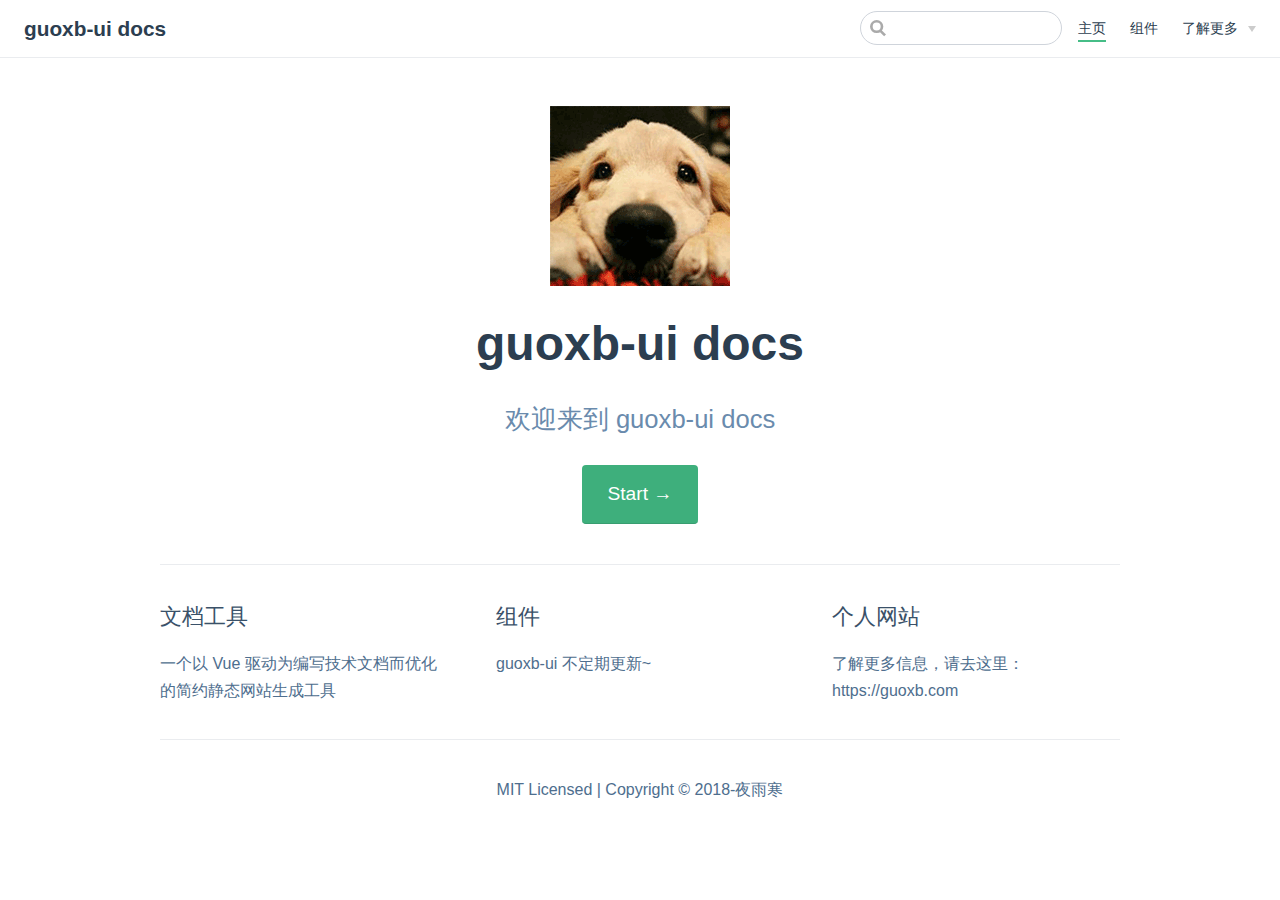
<file: index.html>
<!DOCTYPE html>
<html lang="en-US">
  <head>
    <meta charset="utf-8">
    <meta name="viewport" content="width=device-width,initial-scale=1">
    <title>guoxb-ui docs</title>
    <meta name="description" content="欢迎来到 guoxb-ui docs">
    <link rel="icon" href="/img/logo.png">
    
    <link rel="preload" href="/assets/css/0.styles.50403d5c.css" as="style"><link rel="preload" href="/assets/js/app.7acef542.js" as="script"><link rel="preload" href="/assets/js/5.981fca5a.js" as="script"><link rel="prefetch" href="/assets/js/2.82efb36d.js"><link rel="prefetch" href="/assets/js/3.ac8b2b7d.js"><link rel="prefetch" href="/assets/js/4.2ee2b569.js"><link rel="prefetch" href="/assets/js/6.72fcfb66.js"><link rel="prefetch" href="/assets/js/7.acba3111.js"><link rel="prefetch" href="/assets/js/8.f05eacf7.js">
    <link rel="stylesheet" href="/assets/css/0.styles.50403d5c.css">
  </head>
  <body>
    <div id="app" data-server-rendered="true"><div class="theme-container no-sidebar"><header class="navbar"><div class="sidebar-button"><svg xmlns="http://www.w3.org/2000/svg" aria-hidden="true" role="img" viewBox="0 0 448 512" class="icon"><path fill="currentColor" d="M436 124H12c-6.627 0-12-5.373-12-12V80c0-6.627 5.373-12 12-12h424c6.627 0 12 5.373 12 12v32c0 6.627-5.373 12-12 12zm0 160H12c-6.627 0-12-5.373-12-12v-32c0-6.627 5.373-12 12-12h424c6.627 0 12 5.373 12 12v32c0 6.627-5.373 12-12 12zm0 160H12c-6.627 0-12-5.373-12-12v-32c0-6.627 5.373-12 12-12h424c6.627 0 12 5.373 12 12v32c0 6.627-5.373 12-12 12z"></path></svg></div> <a href="/" class="home-link router-link-exact-active router-link-active"><!----> <span class="site-name">guoxb-ui docs</span></a> <div class="links" style="max-width:nullpx;"><div class="search-box"><input aria-label="Search" autocomplete="off" spellcheck="false" value=""> <!----></div> <nav class="nav-links can-hide"><div class="nav-item"><a href="/" class="nav-link router-link-exact-active router-link-active">主页</a></div><div class="nav-item"><a href="/components/guide.html" class="nav-link">组件</a></div><div class="nav-item"><div class="dropdown-wrapper"><a class="dropdown-title"><span class="title">了解更多</span> <span class="arrow right"></span></a> <ul class="nav-dropdown" style="display:none;"><li class="dropdown-item"><!----> <a href="https://guoxb.com/" target="_blank" rel="noopener noreferrer" class="nav-link external">
  个人博客
  <svg xmlns="http://www.w3.org/2000/svg" aria-hidden="true" x="0px" y="0px" viewBox="0 0 100 100" width="15" height="15" class="icon outbound"><path fill="currentColor" d="M18.8,85.1h56l0,0c2.2,0,4-1.8,4-4v-32h-8v28h-48v-48h28v-8h-32l0,0c-2.2,0-4,1.8-4,4v56C14.8,83.3,16.6,85.1,18.8,85.1z"></path> <polygon fill="currentColor" points="45.7,48.7 51.3,54.3 77.2,28.5 77.2,37.2 85.2,37.2 85.2,14.9 62.8,14.9 62.8,22.9 71.5,22.9"></polygon></svg></a></li><li class="dropdown-item"><!----> <a href="https://www.jianshu.com/u/46ae5ab6420e/" target="_blank" rel="noopener noreferrer" class="nav-link external">
  简书
  <svg xmlns="http://www.w3.org/2000/svg" aria-hidden="true" x="0px" y="0px" viewBox="0 0 100 100" width="15" height="15" class="icon outbound"><path fill="currentColor" d="M18.8,85.1h56l0,0c2.2,0,4-1.8,4-4v-32h-8v28h-48v-48h28v-8h-32l0,0c-2.2,0-4,1.8-4,4v56C14.8,83.3,16.6,85.1,18.8,85.1z"></path> <polygon fill="currentColor" points="45.7,48.7 51.3,54.3 77.2,28.5 77.2,37.2 85.2,37.2 85.2,14.9 62.8,14.9 62.8,22.9 71.5,22.9"></polygon></svg></a></li><li class="dropdown-item"><!----> <a href="https://www.zhihu.com/people/carybob/" target="_blank" rel="noopener noreferrer" class="nav-link external">
  知乎
  <svg xmlns="http://www.w3.org/2000/svg" aria-hidden="true" x="0px" y="0px" viewBox="0 0 100 100" width="15" height="15" class="icon outbound"><path fill="currentColor" d="M18.8,85.1h56l0,0c2.2,0,4-1.8,4-4v-32h-8v28h-48v-48h28v-8h-32l0,0c-2.2,0-4,1.8-4,4v56C14.8,83.3,16.6,85.1,18.8,85.1z"></path> <polygon fill="currentColor" points="45.7,48.7 51.3,54.3 77.2,28.5 77.2,37.2 85.2,37.2 85.2,14.9 62.8,14.9 62.8,22.9 71.5,22.9"></polygon></svg></a></li><li class="dropdown-item"><!----> <a href="https://weibo.com/p/1005055104640336/" target="_blank" rel="noopener noreferrer" class="nav-link external">
  微博
  <svg xmlns="http://www.w3.org/2000/svg" aria-hidden="true" x="0px" y="0px" viewBox="0 0 100 100" width="15" height="15" class="icon outbound"><path fill="currentColor" d="M18.8,85.1h56l0,0c2.2,0,4-1.8,4-4v-32h-8v28h-48v-48h28v-8h-32l0,0c-2.2,0-4,1.8-4,4v56C14.8,83.3,16.6,85.1,18.8,85.1z"></path> <polygon fill="currentColor" points="45.7,48.7 51.3,54.3 77.2,28.5 77.2,37.2 85.2,37.2 85.2,14.9 62.8,14.9 62.8,22.9 71.5,22.9"></polygon></svg></a></li><li class="dropdown-item"><!----> <a href="https://github.com/gxbxgithub/" target="_blank" rel="noopener noreferrer" class="nav-link external">
  Github
  <svg xmlns="http://www.w3.org/2000/svg" aria-hidden="true" x="0px" y="0px" viewBox="0 0 100 100" width="15" height="15" class="icon outbound"><path fill="currentColor" d="M18.8,85.1h56l0,0c2.2,0,4-1.8,4-4v-32h-8v28h-48v-48h28v-8h-32l0,0c-2.2,0-4,1.8-4,4v56C14.8,83.3,16.6,85.1,18.8,85.1z"></path> <polygon fill="currentColor" points="45.7,48.7 51.3,54.3 77.2,28.5 77.2,37.2 85.2,37.2 85.2,14.9 62.8,14.9 62.8,22.9 71.5,22.9"></polygon></svg></a></li></ul></div></div> <!----></nav></div></header> <div class="sidebar-mask"></div> <div class="sidebar"><nav class="nav-links"><div class="nav-item"><a href="/" class="nav-link router-link-exact-active router-link-active">主页</a></div><div class="nav-item"><a href="/components/guide.html" class="nav-link">组件</a></div><div class="nav-item"><div class="dropdown-wrapper"><a class="dropdown-title"><span class="title">了解更多</span> <span class="arrow right"></span></a> <ul class="nav-dropdown" style="display:none;"><li class="dropdown-item"><!----> <a href="https://guoxb.com/" target="_blank" rel="noopener noreferrer" class="nav-link external">
  个人博客
  <svg xmlns="http://www.w3.org/2000/svg" aria-hidden="true" x="0px" y="0px" viewBox="0 0 100 100" width="15" height="15" class="icon outbound"><path fill="currentColor" d="M18.8,85.1h56l0,0c2.2,0,4-1.8,4-4v-32h-8v28h-48v-48h28v-8h-32l0,0c-2.2,0-4,1.8-4,4v56C14.8,83.3,16.6,85.1,18.8,85.1z"></path> <polygon fill="currentColor" points="45.7,48.7 51.3,54.3 77.2,28.5 77.2,37.2 85.2,37.2 85.2,14.9 62.8,14.9 62.8,22.9 71.5,22.9"></polygon></svg></a></li><li class="dropdown-item"><!----> <a href="https://www.jianshu.com/u/46ae5ab6420e/" target="_blank" rel="noopener noreferrer" class="nav-link external">
  简书
  <svg xmlns="http://www.w3.org/2000/svg" aria-hidden="true" x="0px" y="0px" viewBox="0 0 100 100" width="15" height="15" class="icon outbound"><path fill="currentColor" d="M18.8,85.1h56l0,0c2.2,0,4-1.8,4-4v-32h-8v28h-48v-48h28v-8h-32l0,0c-2.2,0-4,1.8-4,4v56C14.8,83.3,16.6,85.1,18.8,85.1z"></path> <polygon fill="currentColor" points="45.7,48.7 51.3,54.3 77.2,28.5 77.2,37.2 85.2,37.2 85.2,14.9 62.8,14.9 62.8,22.9 71.5,22.9"></polygon></svg></a></li><li class="dropdown-item"><!----> <a href="https://www.zhihu.com/people/carybob/" target="_blank" rel="noopener noreferrer" class="nav-link external">
  知乎
  <svg xmlns="http://www.w3.org/2000/svg" aria-hidden="true" x="0px" y="0px" viewBox="0 0 100 100" width="15" height="15" class="icon outbound"><path fill="currentColor" d="M18.8,85.1h56l0,0c2.2,0,4-1.8,4-4v-32h-8v28h-48v-48h28v-8h-32l0,0c-2.2,0-4,1.8-4,4v56C14.8,83.3,16.6,85.1,18.8,85.1z"></path> <polygon fill="currentColor" points="45.7,48.7 51.3,54.3 77.2,28.5 77.2,37.2 85.2,37.2 85.2,14.9 62.8,14.9 62.8,22.9 71.5,22.9"></polygon></svg></a></li><li class="dropdown-item"><!----> <a href="https://weibo.com/p/1005055104640336/" target="_blank" rel="noopener noreferrer" class="nav-link external">
  微博
  <svg xmlns="http://www.w3.org/2000/svg" aria-hidden="true" x="0px" y="0px" viewBox="0 0 100 100" width="15" height="15" class="icon outbound"><path fill="currentColor" d="M18.8,85.1h56l0,0c2.2,0,4-1.8,4-4v-32h-8v28h-48v-48h28v-8h-32l0,0c-2.2,0-4,1.8-4,4v56C14.8,83.3,16.6,85.1,18.8,85.1z"></path> <polygon fill="currentColor" points="45.7,48.7 51.3,54.3 77.2,28.5 77.2,37.2 85.2,37.2 85.2,14.9 62.8,14.9 62.8,22.9 71.5,22.9"></polygon></svg></a></li><li class="dropdown-item"><!----> <a href="https://github.com/gxbxgithub/" target="_blank" rel="noopener noreferrer" class="nav-link external">
  Github
  <svg xmlns="http://www.w3.org/2000/svg" aria-hidden="true" x="0px" y="0px" viewBox="0 0 100 100" width="15" height="15" class="icon outbound"><path fill="currentColor" d="M18.8,85.1h56l0,0c2.2,0,4-1.8,4-4v-32h-8v28h-48v-48h28v-8h-32l0,0c-2.2,0-4,1.8-4,4v56C14.8,83.3,16.6,85.1,18.8,85.1z"></path> <polygon fill="currentColor" points="45.7,48.7 51.3,54.3 77.2,28.5 77.2,37.2 85.2,37.2 85.2,14.9 62.8,14.9 62.8,22.9 71.5,22.9"></polygon></svg></a></li></ul></div></div> <!----></nav>  <!----> </div> <div class="home"><div class="hero"><img src="./img/logo.png" alt="hero"> <h1>guoxb-ui docs</h1> <p class="description">
      欢迎来到 guoxb-ui docs
    </p> <p class="action"><a href="/components/guide.html" class="nav-link action-button">Start →</a></p></div> <div class="features"><div class="feature"><h2>文档工具</h2> <p>一个以 Vue 驱动为编写技术文档而优化的简约静态网站生成工具</p></div><div class="feature"><h2>组件</h2> <p>guoxb-ui 不定期更新~</p></div><div class="feature"><h2>个人网站</h2> <p>了解更多信息，请去这里：https://guoxb.com</p></div></div> <div class="content custom"></div> <div class="footer">
    MIT Licensed | Copyright © 2018-夜雨寒
  </div></div> <!----></div></div>
    <script src="/assets/js/app.7acef542.js" defer></script><script src="/assets/js/5.981fca5a.js" defer></script>
  </body>
</html>
</file>
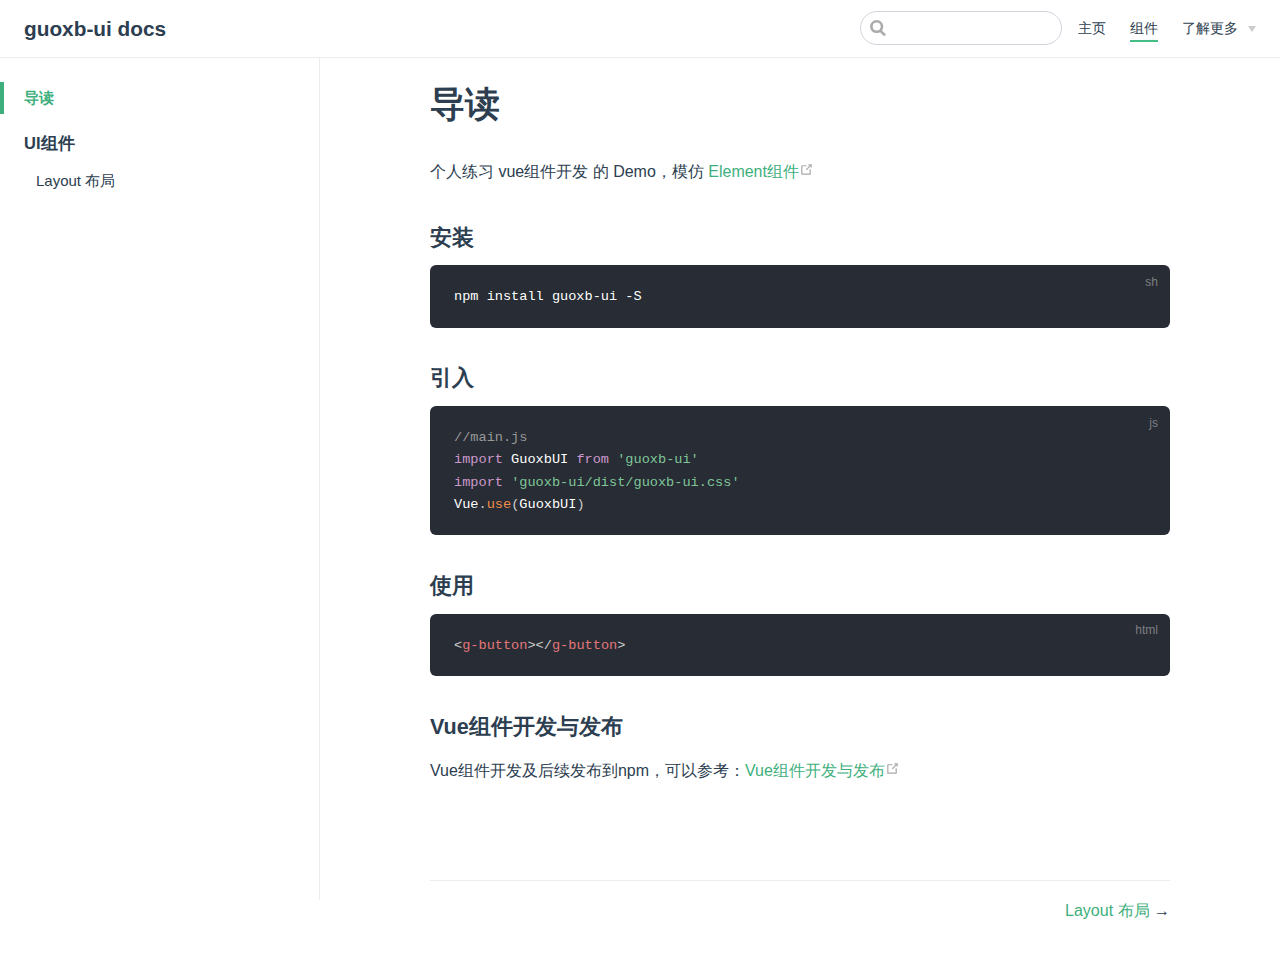
<file: components/guide.html>
<!DOCTYPE html>
<html lang="en-US">
  <head>
    <meta charset="utf-8">
    <meta name="viewport" content="width=device-width,initial-scale=1">
    <title>导读 | guoxb-ui docs</title>
    <meta name="description" content="欢迎来到 guoxb-ui docs">
    <link rel="icon" href="/img/logo.png">
    
    <link rel="preload" href="/assets/css/0.styles.50403d5c.css" as="style"><link rel="preload" href="/assets/js/app.7acef542.js" as="script"><link rel="preload" href="/assets/js/6.72fcfb66.js" as="script"><link rel="prefetch" href="/assets/js/2.82efb36d.js"><link rel="prefetch" href="/assets/js/3.ac8b2b7d.js"><link rel="prefetch" href="/assets/js/4.2ee2b569.js"><link rel="prefetch" href="/assets/js/5.981fca5a.js"><link rel="prefetch" href="/assets/js/7.acba3111.js"><link rel="prefetch" href="/assets/js/8.f05eacf7.js">
    <link rel="stylesheet" href="/assets/css/0.styles.50403d5c.css">
  </head>
  <body>
    <div id="app" data-server-rendered="true"><div class="theme-container"><header class="navbar"><div class="sidebar-button"><svg xmlns="http://www.w3.org/2000/svg" aria-hidden="true" role="img" viewBox="0 0 448 512" class="icon"><path fill="currentColor" d="M436 124H12c-6.627 0-12-5.373-12-12V80c0-6.627 5.373-12 12-12h424c6.627 0 12 5.373 12 12v32c0 6.627-5.373 12-12 12zm0 160H12c-6.627 0-12-5.373-12-12v-32c0-6.627 5.373-12 12-12h424c6.627 0 12 5.373 12 12v32c0 6.627-5.373 12-12 12zm0 160H12c-6.627 0-12-5.373-12-12v-32c0-6.627 5.373-12 12-12h424c6.627 0 12 5.373 12 12v32c0 6.627-5.373 12-12 12z"></path></svg></div> <a href="/" class="home-link router-link-active"><!----> <span class="site-name">guoxb-ui docs</span></a> <div class="links" style="max-width:nullpx;"><div class="search-box"><input aria-label="Search" autocomplete="off" spellcheck="false" value=""> <!----></div> <nav class="nav-links can-hide"><div class="nav-item"><a href="/" class="nav-link">主页</a></div><div class="nav-item"><a href="/components/guide.html" class="nav-link router-link-exact-active router-link-active">组件</a></div><div class="nav-item"><div class="dropdown-wrapper"><a class="dropdown-title"><span class="title">了解更多</span> <span class="arrow right"></span></a> <ul class="nav-dropdown" style="display:none;"><li class="dropdown-item"><!----> <a href="https://guoxb.com/" target="_blank" rel="noopener noreferrer" class="nav-link external">
  个人博客
  <svg xmlns="http://www.w3.org/2000/svg" aria-hidden="true" x="0px" y="0px" viewBox="0 0 100 100" width="15" height="15" class="icon outbound"><path fill="currentColor" d="M18.8,85.1h56l0,0c2.2,0,4-1.8,4-4v-32h-8v28h-48v-48h28v-8h-32l0,0c-2.2,0-4,1.8-4,4v56C14.8,83.3,16.6,85.1,18.8,85.1z"></path> <polygon fill="currentColor" points="45.7,48.7 51.3,54.3 77.2,28.5 77.2,37.2 85.2,37.2 85.2,14.9 62.8,14.9 62.8,22.9 71.5,22.9"></polygon></svg></a></li><li class="dropdown-item"><!----> <a href="https://www.jianshu.com/u/46ae5ab6420e/" target="_blank" rel="noopener noreferrer" class="nav-link external">
  简书
  <svg xmlns="http://www.w3.org/2000/svg" aria-hidden="true" x="0px" y="0px" viewBox="0 0 100 100" width="15" height="15" class="icon outbound"><path fill="currentColor" d="M18.8,85.1h56l0,0c2.2,0,4-1.8,4-4v-32h-8v28h-48v-48h28v-8h-32l0,0c-2.2,0-4,1.8-4,4v56C14.8,83.3,16.6,85.1,18.8,85.1z"></path> <polygon fill="currentColor" points="45.7,48.7 51.3,54.3 77.2,28.5 77.2,37.2 85.2,37.2 85.2,14.9 62.8,14.9 62.8,22.9 71.5,22.9"></polygon></svg></a></li><li class="dropdown-item"><!----> <a href="https://www.zhihu.com/people/carybob/" target="_blank" rel="noopener noreferrer" class="nav-link external">
  知乎
  <svg xmlns="http://www.w3.org/2000/svg" aria-hidden="true" x="0px" y="0px" viewBox="0 0 100 100" width="15" height="15" class="icon outbound"><path fill="currentColor" d="M18.8,85.1h56l0,0c2.2,0,4-1.8,4-4v-32h-8v28h-48v-48h28v-8h-32l0,0c-2.2,0-4,1.8-4,4v56C14.8,83.3,16.6,85.1,18.8,85.1z"></path> <polygon fill="currentColor" points="45.7,48.7 51.3,54.3 77.2,28.5 77.2,37.2 85.2,37.2 85.2,14.9 62.8,14.9 62.8,22.9 71.5,22.9"></polygon></svg></a></li><li class="dropdown-item"><!----> <a href="https://weibo.com/p/1005055104640336/" target="_blank" rel="noopener noreferrer" class="nav-link external">
  微博
  <svg xmlns="http://www.w3.org/2000/svg" aria-hidden="true" x="0px" y="0px" viewBox="0 0 100 100" width="15" height="15" class="icon outbound"><path fill="currentColor" d="M18.8,85.1h56l0,0c2.2,0,4-1.8,4-4v-32h-8v28h-48v-48h28v-8h-32l0,0c-2.2,0-4,1.8-4,4v56C14.8,83.3,16.6,85.1,18.8,85.1z"></path> <polygon fill="currentColor" points="45.7,48.7 51.3,54.3 77.2,28.5 77.2,37.2 85.2,37.2 85.2,14.9 62.8,14.9 62.8,22.9 71.5,22.9"></polygon></svg></a></li><li class="dropdown-item"><!----> <a href="https://github.com/gxbxgithub/" target="_blank" rel="noopener noreferrer" class="nav-link external">
  Github
  <svg xmlns="http://www.w3.org/2000/svg" aria-hidden="true" x="0px" y="0px" viewBox="0 0 100 100" width="15" height="15" class="icon outbound"><path fill="currentColor" d="M18.8,85.1h56l0,0c2.2,0,4-1.8,4-4v-32h-8v28h-48v-48h28v-8h-32l0,0c-2.2,0-4,1.8-4,4v56C14.8,83.3,16.6,85.1,18.8,85.1z"></path> <polygon fill="currentColor" points="45.7,48.7 51.3,54.3 77.2,28.5 77.2,37.2 85.2,37.2 85.2,14.9 62.8,14.9 62.8,22.9 71.5,22.9"></polygon></svg></a></li></ul></div></div> <!----></nav></div></header> <div class="sidebar-mask"></div> <div class="sidebar"><nav class="nav-links"><div class="nav-item"><a href="/" class="nav-link">主页</a></div><div class="nav-item"><a href="/components/guide.html" class="nav-link router-link-exact-active router-link-active">组件</a></div><div class="nav-item"><div class="dropdown-wrapper"><a class="dropdown-title"><span class="title">了解更多</span> <span class="arrow right"></span></a> <ul class="nav-dropdown" style="display:none;"><li class="dropdown-item"><!----> <a href="https://guoxb.com/" target="_blank" rel="noopener noreferrer" class="nav-link external">
  个人博客
  <svg xmlns="http://www.w3.org/2000/svg" aria-hidden="true" x="0px" y="0px" viewBox="0 0 100 100" width="15" height="15" class="icon outbound"><path fill="currentColor" d="M18.8,85.1h56l0,0c2.2,0,4-1.8,4-4v-32h-8v28h-48v-48h28v-8h-32l0,0c-2.2,0-4,1.8-4,4v56C14.8,83.3,16.6,85.1,18.8,85.1z"></path> <polygon fill="currentColor" points="45.7,48.7 51.3,54.3 77.2,28.5 77.2,37.2 85.2,37.2 85.2,14.9 62.8,14.9 62.8,22.9 71.5,22.9"></polygon></svg></a></li><li class="dropdown-item"><!----> <a href="https://www.jianshu.com/u/46ae5ab6420e/" target="_blank" rel="noopener noreferrer" class="nav-link external">
  简书
  <svg xmlns="http://www.w3.org/2000/svg" aria-hidden="true" x="0px" y="0px" viewBox="0 0 100 100" width="15" height="15" class="icon outbound"><path fill="currentColor" d="M18.8,85.1h56l0,0c2.2,0,4-1.8,4-4v-32h-8v28h-48v-48h28v-8h-32l0,0c-2.2,0-4,1.8-4,4v56C14.8,83.3,16.6,85.1,18.8,85.1z"></path> <polygon fill="currentColor" points="45.7,48.7 51.3,54.3 77.2,28.5 77.2,37.2 85.2,37.2 85.2,14.9 62.8,14.9 62.8,22.9 71.5,22.9"></polygon></svg></a></li><li class="dropdown-item"><!----> <a href="https://www.zhihu.com/people/carybob/" target="_blank" rel="noopener noreferrer" class="nav-link external">
  知乎
  <svg xmlns="http://www.w3.org/2000/svg" aria-hidden="true" x="0px" y="0px" viewBox="0 0 100 100" width="15" height="15" class="icon outbound"><path fill="currentColor" d="M18.8,85.1h56l0,0c2.2,0,4-1.8,4-4v-32h-8v28h-48v-48h28v-8h-32l0,0c-2.2,0-4,1.8-4,4v56C14.8,83.3,16.6,85.1,18.8,85.1z"></path> <polygon fill="currentColor" points="45.7,48.7 51.3,54.3 77.2,28.5 77.2,37.2 85.2,37.2 85.2,14.9 62.8,14.9 62.8,22.9 71.5,22.9"></polygon></svg></a></li><li class="dropdown-item"><!----> <a href="https://weibo.com/p/1005055104640336/" target="_blank" rel="noopener noreferrer" class="nav-link external">
  微博
  <svg xmlns="http://www.w3.org/2000/svg" aria-hidden="true" x="0px" y="0px" viewBox="0 0 100 100" width="15" height="15" class="icon outbound"><path fill="currentColor" d="M18.8,85.1h56l0,0c2.2,0,4-1.8,4-4v-32h-8v28h-48v-48h28v-8h-32l0,0c-2.2,0-4,1.8-4,4v56C14.8,83.3,16.6,85.1,18.8,85.1z"></path> <polygon fill="currentColor" points="45.7,48.7 51.3,54.3 77.2,28.5 77.2,37.2 85.2,37.2 85.2,14.9 62.8,14.9 62.8,22.9 71.5,22.9"></polygon></svg></a></li><li class="dropdown-item"><!----> <a href="https://github.com/gxbxgithub/" target="_blank" rel="noopener noreferrer" class="nav-link external">
  Github
  <svg xmlns="http://www.w3.org/2000/svg" aria-hidden="true" x="0px" y="0px" viewBox="0 0 100 100" width="15" height="15" class="icon outbound"><path fill="currentColor" d="M18.8,85.1h56l0,0c2.2,0,4-1.8,4-4v-32h-8v28h-48v-48h28v-8h-32l0,0c-2.2,0-4,1.8-4,4v56C14.8,83.3,16.6,85.1,18.8,85.1z"></path> <polygon fill="currentColor" points="45.7,48.7 51.3,54.3 77.2,28.5 77.2,37.2 85.2,37.2 85.2,14.9 62.8,14.9 62.8,22.9 71.5,22.9"></polygon></svg></a></li></ul></div></div> <!----></nav>  <ul class="sidebar-links"><li><a href="/components/guide.html" class="active sidebar-link">导读</a><ul class="sidebar-sub-headers"></ul></li><li><div class="sidebar-group"><p class="sidebar-heading"><span>UI组件</span> <!----></p> <ul class="sidebar-group-items"><li><a href="/components/layout.html" class="sidebar-link">Layout 布局</a></li></ul></div></li></ul> </div> <div class="page"> <div class="content"><h1 id="导读"><a href="#导读" aria-hidden="true" class="header-anchor">#</a> 导读</h1> <p>个人练习 vue组件开发 的 Demo，模仿 <a href="https://element.eleme.io/#/zh-CN" target="_blank" rel="noopener noreferrer">Element组件<svg xmlns="http://www.w3.org/2000/svg" aria-hidden="true" x="0px" y="0px" viewBox="0 0 100 100" width="15" height="15" class="icon outbound"><path fill="currentColor" d="M18.8,85.1h56l0,0c2.2,0,4-1.8,4-4v-32h-8v28h-48v-48h28v-8h-32l0,0c-2.2,0-4,1.8-4,4v56C14.8,83.3,16.6,85.1,18.8,85.1z"></path> <polygon fill="currentColor" points="45.7,48.7 51.3,54.3 77.2,28.5 77.2,37.2 85.2,37.2 85.2,14.9 62.8,14.9 62.8,22.9 71.5,22.9"></polygon></svg></a></p> <h3 id="安装"><a href="#安装" aria-hidden="true" class="header-anchor">#</a> 安装</h3> <div class="language-sh extra-class"><pre class="language-text"><code>npm install guoxb-ui -S
</code></pre></div><h3 id="引入"><a href="#引入" aria-hidden="true" class="header-anchor">#</a> 引入</h3> <div class="language-js extra-class"><pre class="language-js"><code><span class="token comment">//main.js</span>
<span class="token keyword">import</span> GuoxbUI <span class="token keyword">from</span> <span class="token string">'guoxb-ui'</span>
<span class="token keyword">import</span> <span class="token string">'guoxb-ui/dist/guoxb-ui.css'</span>
Vue<span class="token punctuation">.</span><span class="token function">use</span><span class="token punctuation">(</span>GuoxbUI<span class="token punctuation">)</span>
</code></pre></div><h3 id="使用"><a href="#使用" aria-hidden="true" class="header-anchor">#</a> 使用</h3> <div class="language-html extra-class"><pre class="language-html"><code><span class="token tag"><span class="token tag"><span class="token punctuation">&lt;</span>g-button</span><span class="token punctuation">&gt;</span></span><span class="token tag"><span class="token tag"><span class="token punctuation">&lt;/</span>g-button</span><span class="token punctuation">&gt;</span></span>
</code></pre></div><h3 id="vue组件开发与发布"><a href="#vue组件开发与发布" aria-hidden="true" class="header-anchor">#</a> Vue组件开发与发布</h3> <p>Vue组件开发及后续发布到npm，可以参考：<a href="https://www.guoxb.com/2019/04/28/Vue/Vue%E7%BB%84%E4%BB%B6%E5%BC%80%E5%8F%91%E4%B8%8E%E5%8F%91%E5%B8%83/" target="_blank" rel="noopener noreferrer">Vue组件开发与发布<svg xmlns="http://www.w3.org/2000/svg" aria-hidden="true" x="0px" y="0px" viewBox="0 0 100 100" width="15" height="15" class="icon outbound"><path fill="currentColor" d="M18.8,85.1h56l0,0c2.2,0,4-1.8,4-4v-32h-8v28h-48v-48h28v-8h-32l0,0c-2.2,0-4,1.8-4,4v56C14.8,83.3,16.6,85.1,18.8,85.1z"></path> <polygon fill="currentColor" points="45.7,48.7 51.3,54.3 77.2,28.5 77.2,37.2 85.2,37.2 85.2,14.9 62.8,14.9 62.8,22.9 71.5,22.9"></polygon></svg></a></p></div> <div class="page-edit"><!----> <!----></div> <div class="page-nav"><p class="inner"><!----> <span class="next"><a href="/components/layout.html">
          Layout 布局
        </a>
        →
      </span></p></div> </div> <!----></div></div>
    <script src="/assets/js/app.7acef542.js" defer></script><script src="/assets/js/6.72fcfb66.js" defer></script>
  </body>
</html>
</file>
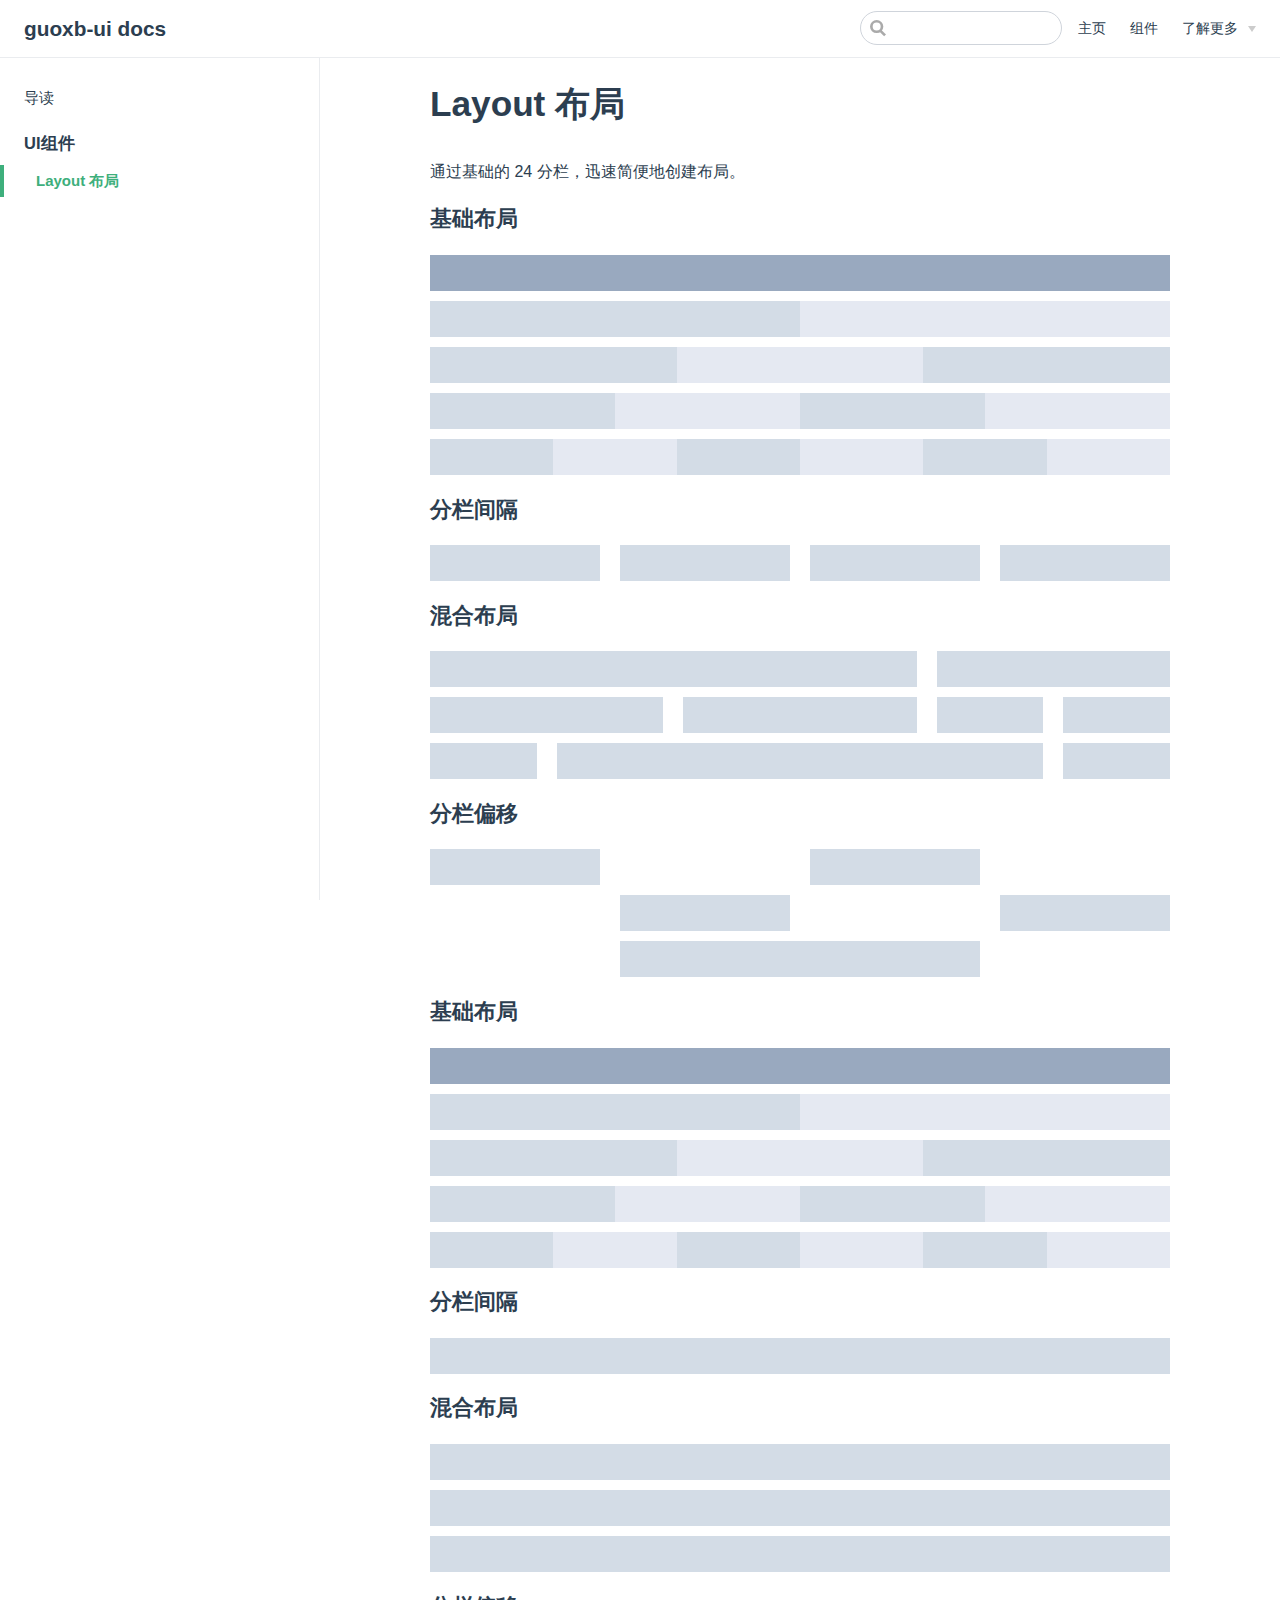
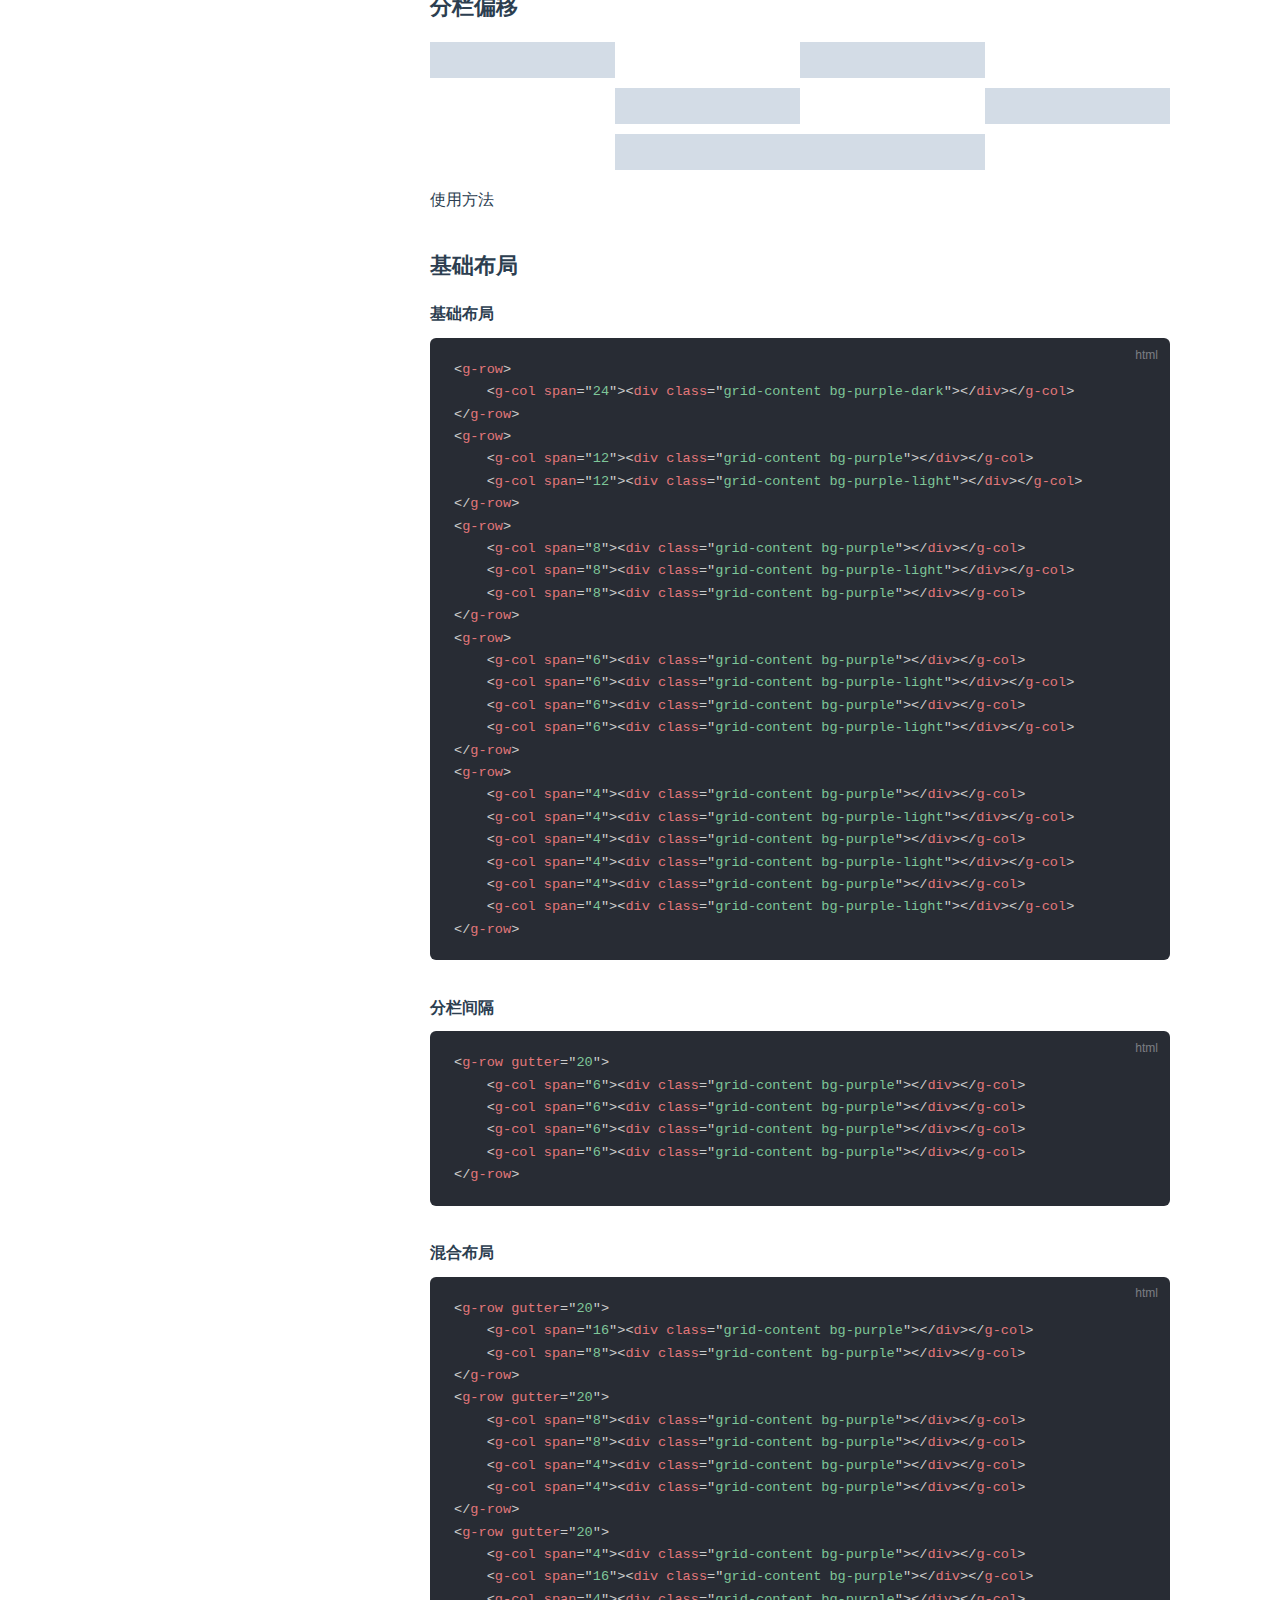
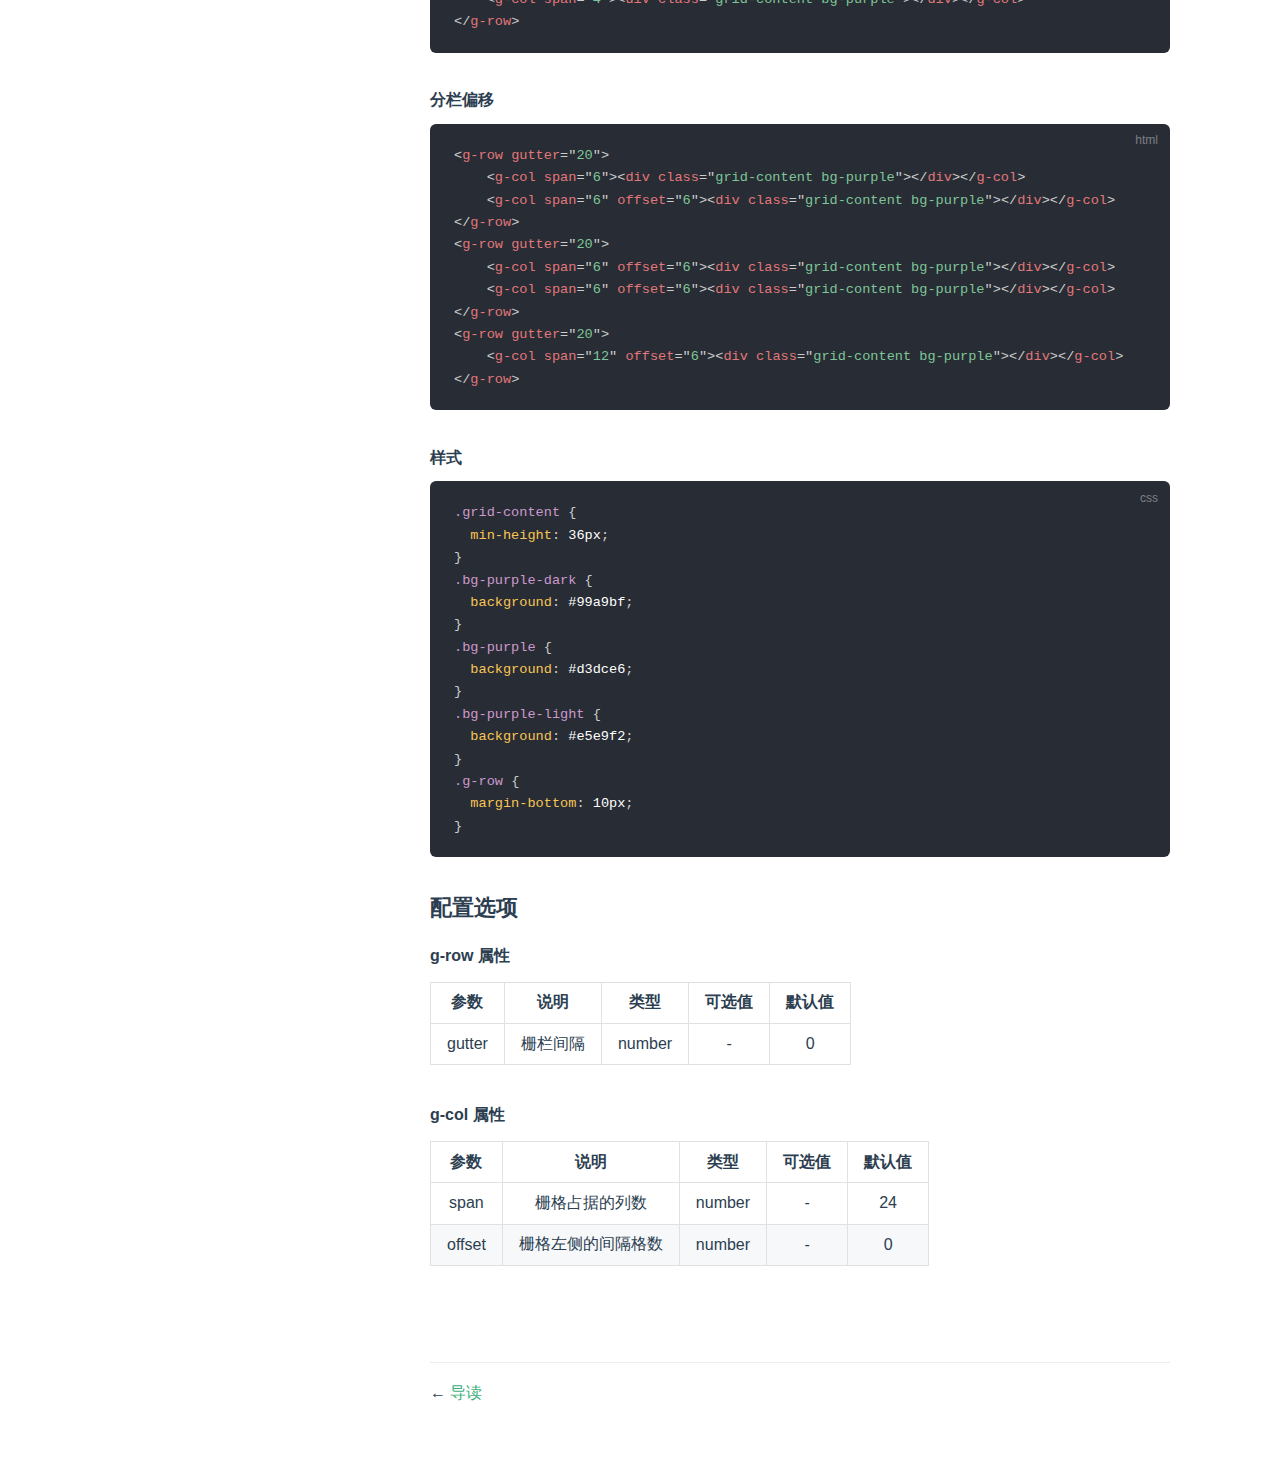
<file: components/layout.html>
<!DOCTYPE html>
<html lang="en-US">
  <head>
    <meta charset="utf-8">
    <meta name="viewport" content="width=device-width,initial-scale=1">
    <title>Layout 布局 | guoxb-ui docs</title>
    <meta name="description" content="欢迎来到 guoxb-ui docs">
    <link rel="icon" href="/img/logo.png">
    
    <link rel="preload" href="/assets/css/0.styles.50403d5c.css" as="style"><link rel="preload" href="/assets/js/app.7acef542.js" as="script"><link rel="preload" href="/assets/js/7.acba3111.js" as="script"><link rel="preload" href="/assets/js/2.82efb36d.js" as="script"><link rel="prefetch" href="/assets/js/3.ac8b2b7d.js"><link rel="prefetch" href="/assets/js/4.2ee2b569.js"><link rel="prefetch" href="/assets/js/5.981fca5a.js"><link rel="prefetch" href="/assets/js/6.72fcfb66.js"><link rel="prefetch" href="/assets/js/8.f05eacf7.js">
    <link rel="stylesheet" href="/assets/css/0.styles.50403d5c.css">
  </head>
  <body>
    <div id="app" data-server-rendered="true"><div class="theme-container"><header class="navbar"><div class="sidebar-button"><svg xmlns="http://www.w3.org/2000/svg" aria-hidden="true" role="img" viewBox="0 0 448 512" class="icon"><path fill="currentColor" d="M436 124H12c-6.627 0-12-5.373-12-12V80c0-6.627 5.373-12 12-12h424c6.627 0 12 5.373 12 12v32c0 6.627-5.373 12-12 12zm0 160H12c-6.627 0-12-5.373-12-12v-32c0-6.627 5.373-12 12-12h424c6.627 0 12 5.373 12 12v32c0 6.627-5.373 12-12 12zm0 160H12c-6.627 0-12-5.373-12-12v-32c0-6.627 5.373-12 12-12h424c6.627 0 12 5.373 12 12v32c0 6.627-5.373 12-12 12z"></path></svg></div> <a href="/" class="home-link router-link-active"><!----> <span class="site-name">guoxb-ui docs</span></a> <div class="links" style="max-width:nullpx;"><div class="search-box"><input aria-label="Search" autocomplete="off" spellcheck="false" value=""> <!----></div> <nav class="nav-links can-hide"><div class="nav-item"><a href="/" class="nav-link">主页</a></div><div class="nav-item"><a href="/components/guide.html" class="nav-link">组件</a></div><div class="nav-item"><div class="dropdown-wrapper"><a class="dropdown-title"><span class="title">了解更多</span> <span class="arrow right"></span></a> <ul class="nav-dropdown" style="display:none;"><li class="dropdown-item"><!----> <a href="https://guoxb.com/" target="_blank" rel="noopener noreferrer" class="nav-link external">
  个人博客
  <svg xmlns="http://www.w3.org/2000/svg" aria-hidden="true" x="0px" y="0px" viewBox="0 0 100 100" width="15" height="15" class="icon outbound"><path fill="currentColor" d="M18.8,85.1h56l0,0c2.2,0,4-1.8,4-4v-32h-8v28h-48v-48h28v-8h-32l0,0c-2.2,0-4,1.8-4,4v56C14.8,83.3,16.6,85.1,18.8,85.1z"></path> <polygon fill="currentColor" points="45.7,48.7 51.3,54.3 77.2,28.5 77.2,37.2 85.2,37.2 85.2,14.9 62.8,14.9 62.8,22.9 71.5,22.9"></polygon></svg></a></li><li class="dropdown-item"><!----> <a href="https://www.jianshu.com/u/46ae5ab6420e/" target="_blank" rel="noopener noreferrer" class="nav-link external">
  简书
  <svg xmlns="http://www.w3.org/2000/svg" aria-hidden="true" x="0px" y="0px" viewBox="0 0 100 100" width="15" height="15" class="icon outbound"><path fill="currentColor" d="M18.8,85.1h56l0,0c2.2,0,4-1.8,4-4v-32h-8v28h-48v-48h28v-8h-32l0,0c-2.2,0-4,1.8-4,4v56C14.8,83.3,16.6,85.1,18.8,85.1z"></path> <polygon fill="currentColor" points="45.7,48.7 51.3,54.3 77.2,28.5 77.2,37.2 85.2,37.2 85.2,14.9 62.8,14.9 62.8,22.9 71.5,22.9"></polygon></svg></a></li><li class="dropdown-item"><!----> <a href="https://www.zhihu.com/people/carybob/" target="_blank" rel="noopener noreferrer" class="nav-link external">
  知乎
  <svg xmlns="http://www.w3.org/2000/svg" aria-hidden="true" x="0px" y="0px" viewBox="0 0 100 100" width="15" height="15" class="icon outbound"><path fill="currentColor" d="M18.8,85.1h56l0,0c2.2,0,4-1.8,4-4v-32h-8v28h-48v-48h28v-8h-32l0,0c-2.2,0-4,1.8-4,4v56C14.8,83.3,16.6,85.1,18.8,85.1z"></path> <polygon fill="currentColor" points="45.7,48.7 51.3,54.3 77.2,28.5 77.2,37.2 85.2,37.2 85.2,14.9 62.8,14.9 62.8,22.9 71.5,22.9"></polygon></svg></a></li><li class="dropdown-item"><!----> <a href="https://weibo.com/p/1005055104640336/" target="_blank" rel="noopener noreferrer" class="nav-link external">
  微博
  <svg xmlns="http://www.w3.org/2000/svg" aria-hidden="true" x="0px" y="0px" viewBox="0 0 100 100" width="15" height="15" class="icon outbound"><path fill="currentColor" d="M18.8,85.1h56l0,0c2.2,0,4-1.8,4-4v-32h-8v28h-48v-48h28v-8h-32l0,0c-2.2,0-4,1.8-4,4v56C14.8,83.3,16.6,85.1,18.8,85.1z"></path> <polygon fill="currentColor" points="45.7,48.7 51.3,54.3 77.2,28.5 77.2,37.2 85.2,37.2 85.2,14.9 62.8,14.9 62.8,22.9 71.5,22.9"></polygon></svg></a></li><li class="dropdown-item"><!----> <a href="https://github.com/gxbxgithub/" target="_blank" rel="noopener noreferrer" class="nav-link external">
  Github
  <svg xmlns="http://www.w3.org/2000/svg" aria-hidden="true" x="0px" y="0px" viewBox="0 0 100 100" width="15" height="15" class="icon outbound"><path fill="currentColor" d="M18.8,85.1h56l0,0c2.2,0,4-1.8,4-4v-32h-8v28h-48v-48h28v-8h-32l0,0c-2.2,0-4,1.8-4,4v56C14.8,83.3,16.6,85.1,18.8,85.1z"></path> <polygon fill="currentColor" points="45.7,48.7 51.3,54.3 77.2,28.5 77.2,37.2 85.2,37.2 85.2,14.9 62.8,14.9 62.8,22.9 71.5,22.9"></polygon></svg></a></li></ul></div></div> <!----></nav></div></header> <div class="sidebar-mask"></div> <div class="sidebar"><nav class="nav-links"><div class="nav-item"><a href="/" class="nav-link">主页</a></div><div class="nav-item"><a href="/components/guide.html" class="nav-link">组件</a></div><div class="nav-item"><div class="dropdown-wrapper"><a class="dropdown-title"><span class="title">了解更多</span> <span class="arrow right"></span></a> <ul class="nav-dropdown" style="display:none;"><li class="dropdown-item"><!----> <a href="https://guoxb.com/" target="_blank" rel="noopener noreferrer" class="nav-link external">
  个人博客
  <svg xmlns="http://www.w3.org/2000/svg" aria-hidden="true" x="0px" y="0px" viewBox="0 0 100 100" width="15" height="15" class="icon outbound"><path fill="currentColor" d="M18.8,85.1h56l0,0c2.2,0,4-1.8,4-4v-32h-8v28h-48v-48h28v-8h-32l0,0c-2.2,0-4,1.8-4,4v56C14.8,83.3,16.6,85.1,18.8,85.1z"></path> <polygon fill="currentColor" points="45.7,48.7 51.3,54.3 77.2,28.5 77.2,37.2 85.2,37.2 85.2,14.9 62.8,14.9 62.8,22.9 71.5,22.9"></polygon></svg></a></li><li class="dropdown-item"><!----> <a href="https://www.jianshu.com/u/46ae5ab6420e/" target="_blank" rel="noopener noreferrer" class="nav-link external">
  简书
  <svg xmlns="http://www.w3.org/2000/svg" aria-hidden="true" x="0px" y="0px" viewBox="0 0 100 100" width="15" height="15" class="icon outbound"><path fill="currentColor" d="M18.8,85.1h56l0,0c2.2,0,4-1.8,4-4v-32h-8v28h-48v-48h28v-8h-32l0,0c-2.2,0-4,1.8-4,4v56C14.8,83.3,16.6,85.1,18.8,85.1z"></path> <polygon fill="currentColor" points="45.7,48.7 51.3,54.3 77.2,28.5 77.2,37.2 85.2,37.2 85.2,14.9 62.8,14.9 62.8,22.9 71.5,22.9"></polygon></svg></a></li><li class="dropdown-item"><!----> <a href="https://www.zhihu.com/people/carybob/" target="_blank" rel="noopener noreferrer" class="nav-link external">
  知乎
  <svg xmlns="http://www.w3.org/2000/svg" aria-hidden="true" x="0px" y="0px" viewBox="0 0 100 100" width="15" height="15" class="icon outbound"><path fill="currentColor" d="M18.8,85.1h56l0,0c2.2,0,4-1.8,4-4v-32h-8v28h-48v-48h28v-8h-32l0,0c-2.2,0-4,1.8-4,4v56C14.8,83.3,16.6,85.1,18.8,85.1z"></path> <polygon fill="currentColor" points="45.7,48.7 51.3,54.3 77.2,28.5 77.2,37.2 85.2,37.2 85.2,14.9 62.8,14.9 62.8,22.9 71.5,22.9"></polygon></svg></a></li><li class="dropdown-item"><!----> <a href="https://weibo.com/p/1005055104640336/" target="_blank" rel="noopener noreferrer" class="nav-link external">
  微博
  <svg xmlns="http://www.w3.org/2000/svg" aria-hidden="true" x="0px" y="0px" viewBox="0 0 100 100" width="15" height="15" class="icon outbound"><path fill="currentColor" d="M18.8,85.1h56l0,0c2.2,0,4-1.8,4-4v-32h-8v28h-48v-48h28v-8h-32l0,0c-2.2,0-4,1.8-4,4v56C14.8,83.3,16.6,85.1,18.8,85.1z"></path> <polygon fill="currentColor" points="45.7,48.7 51.3,54.3 77.2,28.5 77.2,37.2 85.2,37.2 85.2,14.9 62.8,14.9 62.8,22.9 71.5,22.9"></polygon></svg></a></li><li class="dropdown-item"><!----> <a href="https://github.com/gxbxgithub/" target="_blank" rel="noopener noreferrer" class="nav-link external">
  Github
  <svg xmlns="http://www.w3.org/2000/svg" aria-hidden="true" x="0px" y="0px" viewBox="0 0 100 100" width="15" height="15" class="icon outbound"><path fill="currentColor" d="M18.8,85.1h56l0,0c2.2,0,4-1.8,4-4v-32h-8v28h-48v-48h28v-8h-32l0,0c-2.2,0-4,1.8-4,4v56C14.8,83.3,16.6,85.1,18.8,85.1z"></path> <polygon fill="currentColor" points="45.7,48.7 51.3,54.3 77.2,28.5 77.2,37.2 85.2,37.2 85.2,14.9 62.8,14.9 62.8,22.9 71.5,22.9"></polygon></svg></a></li></ul></div></div> <!----></nav>  <ul class="sidebar-links"><li><a href="/components/guide.html" class="sidebar-link">导读</a></li><li><div class="sidebar-group"><p class="sidebar-heading open"><span>UI组件</span> <!----></p> <ul class="sidebar-group-items"><li><a href="/components/layout.html" class="active sidebar-link">Layout 布局</a><ul class="sidebar-sub-headers"></ul></li></ul></div></li></ul> </div> <div class="page"> <div class="content"><h1 id="layout-布局"><a href="#layout-布局" aria-hidden="true" class="header-anchor">#</a> Layout 布局</h1> <p>通过基础的 24 分栏，迅速简便地创建布局。</p> <p><div data-v-053d403c><h3 data-v-053d403c>基础布局</h3> <div class="g-row" data-v-053d403c><div class="g-col g-col-24" data-v-053d403c><div class="grid-content bg-purple-dark" data-v-053d403c></div></div></div> <div class="g-row" data-v-053d403c><div class="g-col g-col-12" data-v-053d403c><div class="grid-content bg-purple" data-v-053d403c></div></div> <div class="g-col g-col-12" data-v-053d403c><div class="grid-content bg-purple-light" data-v-053d403c></div></div></div> <div class="g-row" data-v-053d403c><div class="g-col g-col-8" data-v-053d403c><div class="grid-content bg-purple" data-v-053d403c></div></div> <div class="g-col g-col-8" data-v-053d403c><div class="grid-content bg-purple-light" data-v-053d403c></div></div> <div class="g-col g-col-8" data-v-053d403c><div class="grid-content bg-purple" data-v-053d403c></div></div></div> <div class="g-row" data-v-053d403c><div class="g-col g-col-6" data-v-053d403c><div class="grid-content bg-purple" data-v-053d403c></div></div> <div class="g-col g-col-6" data-v-053d403c><div class="grid-content bg-purple-light" data-v-053d403c></div></div> <div class="g-col g-col-6" data-v-053d403c><div class="grid-content bg-purple" data-v-053d403c></div></div> <div class="g-col g-col-6" data-v-053d403c><div class="grid-content bg-purple-light" data-v-053d403c></div></div></div> <div class="g-row" data-v-053d403c><div class="g-col g-col-4" data-v-053d403c><div class="grid-content bg-purple" data-v-053d403c></div></div> <div class="g-col g-col-4" data-v-053d403c><div class="grid-content bg-purple-light" data-v-053d403c></div></div> <div class="g-col g-col-4" data-v-053d403c><div class="grid-content bg-purple" data-v-053d403c></div></div> <div class="g-col g-col-4" data-v-053d403c><div class="grid-content bg-purple-light" data-v-053d403c></div></div> <div class="g-col g-col-4" data-v-053d403c><div class="grid-content bg-purple" data-v-053d403c></div></div> <div class="g-col g-col-4" data-v-053d403c><div class="grid-content bg-purple-light" data-v-053d403c></div></div></div> <h3 data-v-053d403c>分栏间隔</h3> <div class="g-row" data-v-053d403c><div class="g-col g-col-6" data-v-053d403c><div class="grid-content bg-purple" data-v-053d403c></div></div> <div class="g-col g-col-6" data-v-053d403c><div class="grid-content bg-purple" data-v-053d403c></div></div> <div class="g-col g-col-6" data-v-053d403c><div class="grid-content bg-purple" data-v-053d403c></div></div> <div class="g-col g-col-6" data-v-053d403c><div class="grid-content bg-purple" data-v-053d403c></div></div></div> <h3 data-v-053d403c>混合布局</h3> <div class="g-row" data-v-053d403c><div class="g-col g-col-16" data-v-053d403c><div class="grid-content bg-purple" data-v-053d403c></div></div> <div class="g-col g-col-8" data-v-053d403c><div class="grid-content bg-purple" data-v-053d403c></div></div></div> <div class="g-row" data-v-053d403c><div class="g-col g-col-8" data-v-053d403c><div class="grid-content bg-purple" data-v-053d403c></div></div> <div class="g-col g-col-8" data-v-053d403c><div class="grid-content bg-purple" data-v-053d403c></div></div> <div class="g-col g-col-4" data-v-053d403c><div class="grid-content bg-purple" data-v-053d403c></div></div> <div class="g-col g-col-4" data-v-053d403c><div class="grid-content bg-purple" data-v-053d403c></div></div></div> <div class="g-row" data-v-053d403c><div class="g-col g-col-4" data-v-053d403c><div class="grid-content bg-purple" data-v-053d403c></div></div> <div class="g-col g-col-16" data-v-053d403c><div class="grid-content bg-purple" data-v-053d403c></div></div> <div class="g-col g-col-4" data-v-053d403c><div class="grid-content bg-purple" data-v-053d403c></div></div></div> <h3 data-v-053d403c>分栏偏移</h3> <div class="g-row" data-v-053d403c><div class="g-col g-col-6" data-v-053d403c><div class="grid-content bg-purple" data-v-053d403c></div></div> <div class="g-col g-col-6 g-col-offset-6" data-v-053d403c><div class="grid-content bg-purple" data-v-053d403c></div></div></div> <div class="g-row" data-v-053d403c><div class="g-col g-col-6 g-col-offset-6" data-v-053d403c><div class="grid-content bg-purple" data-v-053d403c></div></div> <div class="g-col g-col-6 g-col-offset-6" data-v-053d403c><div class="grid-content bg-purple" data-v-053d403c></div></div></div> <div class="g-row" data-v-053d403c><div class="g-col g-col-12 g-col-offset-6" data-v-053d403c><div class="grid-content bg-purple" data-v-053d403c></div></div></div></div></p> <h3 id="使用方法"><a href="#使用方法" aria-hidden="true" class="header-anchor">#</a> 使用方法</h3> <h4 id="基础布局"><a href="#基础布局" aria-hidden="true" class="header-anchor">#</a> 基础布局</h4> <div class="language-html extra-class"><pre class="language-html"><code><span class="token tag"><span class="token tag"><span class="token punctuation">&lt;</span>g-row</span><span class="token punctuation">&gt;</span></span>
    <span class="token tag"><span class="token tag"><span class="token punctuation">&lt;</span>g-col</span> <span class="token attr-name">span</span><span class="token attr-value"><span class="token punctuation">=</span><span class="token punctuation">&quot;</span>24<span class="token punctuation">&quot;</span></span><span class="token punctuation">&gt;</span></span><span class="token tag"><span class="token tag"><span class="token punctuation">&lt;</span>div</span> <span class="token attr-name">class</span><span class="token attr-value"><span class="token punctuation">=</span><span class="token punctuation">&quot;</span>grid-content bg-purple-dark<span class="token punctuation">&quot;</span></span><span class="token punctuation">&gt;</span></span><span class="token tag"><span class="token tag"><span class="token punctuation">&lt;/</span>div</span><span class="token punctuation">&gt;</span></span><span class="token tag"><span class="token tag"><span class="token punctuation">&lt;/</span>g-col</span><span class="token punctuation">&gt;</span></span>
<span class="token tag"><span class="token tag"><span class="token punctuation">&lt;/</span>g-row</span><span class="token punctuation">&gt;</span></span>
<span class="token tag"><span class="token tag"><span class="token punctuation">&lt;</span>g-row</span><span class="token punctuation">&gt;</span></span>
    <span class="token tag"><span class="token tag"><span class="token punctuation">&lt;</span>g-col</span> <span class="token attr-name">span</span><span class="token attr-value"><span class="token punctuation">=</span><span class="token punctuation">&quot;</span>12<span class="token punctuation">&quot;</span></span><span class="token punctuation">&gt;</span></span><span class="token tag"><span class="token tag"><span class="token punctuation">&lt;</span>div</span> <span class="token attr-name">class</span><span class="token attr-value"><span class="token punctuation">=</span><span class="token punctuation">&quot;</span>grid-content bg-purple<span class="token punctuation">&quot;</span></span><span class="token punctuation">&gt;</span></span><span class="token tag"><span class="token tag"><span class="token punctuation">&lt;/</span>div</span><span class="token punctuation">&gt;</span></span><span class="token tag"><span class="token tag"><span class="token punctuation">&lt;/</span>g-col</span><span class="token punctuation">&gt;</span></span>
    <span class="token tag"><span class="token tag"><span class="token punctuation">&lt;</span>g-col</span> <span class="token attr-name">span</span><span class="token attr-value"><span class="token punctuation">=</span><span class="token punctuation">&quot;</span>12<span class="token punctuation">&quot;</span></span><span class="token punctuation">&gt;</span></span><span class="token tag"><span class="token tag"><span class="token punctuation">&lt;</span>div</span> <span class="token attr-name">class</span><span class="token attr-value"><span class="token punctuation">=</span><span class="token punctuation">&quot;</span>grid-content bg-purple-light<span class="token punctuation">&quot;</span></span><span class="token punctuation">&gt;</span></span><span class="token tag"><span class="token tag"><span class="token punctuation">&lt;/</span>div</span><span class="token punctuation">&gt;</span></span><span class="token tag"><span class="token tag"><span class="token punctuation">&lt;/</span>g-col</span><span class="token punctuation">&gt;</span></span>
<span class="token tag"><span class="token tag"><span class="token punctuation">&lt;/</span>g-row</span><span class="token punctuation">&gt;</span></span>
<span class="token tag"><span class="token tag"><span class="token punctuation">&lt;</span>g-row</span><span class="token punctuation">&gt;</span></span>
    <span class="token tag"><span class="token tag"><span class="token punctuation">&lt;</span>g-col</span> <span class="token attr-name">span</span><span class="token attr-value"><span class="token punctuation">=</span><span class="token punctuation">&quot;</span>8<span class="token punctuation">&quot;</span></span><span class="token punctuation">&gt;</span></span><span class="token tag"><span class="token tag"><span class="token punctuation">&lt;</span>div</span> <span class="token attr-name">class</span><span class="token attr-value"><span class="token punctuation">=</span><span class="token punctuation">&quot;</span>grid-content bg-purple<span class="token punctuation">&quot;</span></span><span class="token punctuation">&gt;</span></span><span class="token tag"><span class="token tag"><span class="token punctuation">&lt;/</span>div</span><span class="token punctuation">&gt;</span></span><span class="token tag"><span class="token tag"><span class="token punctuation">&lt;/</span>g-col</span><span class="token punctuation">&gt;</span></span>
    <span class="token tag"><span class="token tag"><span class="token punctuation">&lt;</span>g-col</span> <span class="token attr-name">span</span><span class="token attr-value"><span class="token punctuation">=</span><span class="token punctuation">&quot;</span>8<span class="token punctuation">&quot;</span></span><span class="token punctuation">&gt;</span></span><span class="token tag"><span class="token tag"><span class="token punctuation">&lt;</span>div</span> <span class="token attr-name">class</span><span class="token attr-value"><span class="token punctuation">=</span><span class="token punctuation">&quot;</span>grid-content bg-purple-light<span class="token punctuation">&quot;</span></span><span class="token punctuation">&gt;</span></span><span class="token tag"><span class="token tag"><span class="token punctuation">&lt;/</span>div</span><span class="token punctuation">&gt;</span></span><span class="token tag"><span class="token tag"><span class="token punctuation">&lt;/</span>g-col</span><span class="token punctuation">&gt;</span></span>
    <span class="token tag"><span class="token tag"><span class="token punctuation">&lt;</span>g-col</span> <span class="token attr-name">span</span><span class="token attr-value"><span class="token punctuation">=</span><span class="token punctuation">&quot;</span>8<span class="token punctuation">&quot;</span></span><span class="token punctuation">&gt;</span></span><span class="token tag"><span class="token tag"><span class="token punctuation">&lt;</span>div</span> <span class="token attr-name">class</span><span class="token attr-value"><span class="token punctuation">=</span><span class="token punctuation">&quot;</span>grid-content bg-purple<span class="token punctuation">&quot;</span></span><span class="token punctuation">&gt;</span></span><span class="token tag"><span class="token tag"><span class="token punctuation">&lt;/</span>div</span><span class="token punctuation">&gt;</span></span><span class="token tag"><span class="token tag"><span class="token punctuation">&lt;/</span>g-col</span><span class="token punctuation">&gt;</span></span>
<span class="token tag"><span class="token tag"><span class="token punctuation">&lt;/</span>g-row</span><span class="token punctuation">&gt;</span></span>
<span class="token tag"><span class="token tag"><span class="token punctuation">&lt;</span>g-row</span><span class="token punctuation">&gt;</span></span>
    <span class="token tag"><span class="token tag"><span class="token punctuation">&lt;</span>g-col</span> <span class="token attr-name">span</span><span class="token attr-value"><span class="token punctuation">=</span><span class="token punctuation">&quot;</span>6<span class="token punctuation">&quot;</span></span><span class="token punctuation">&gt;</span></span><span class="token tag"><span class="token tag"><span class="token punctuation">&lt;</span>div</span> <span class="token attr-name">class</span><span class="token attr-value"><span class="token punctuation">=</span><span class="token punctuation">&quot;</span>grid-content bg-purple<span class="token punctuation">&quot;</span></span><span class="token punctuation">&gt;</span></span><span class="token tag"><span class="token tag"><span class="token punctuation">&lt;/</span>div</span><span class="token punctuation">&gt;</span></span><span class="token tag"><span class="token tag"><span class="token punctuation">&lt;/</span>g-col</span><span class="token punctuation">&gt;</span></span>
    <span class="token tag"><span class="token tag"><span class="token punctuation">&lt;</span>g-col</span> <span class="token attr-name">span</span><span class="token attr-value"><span class="token punctuation">=</span><span class="token punctuation">&quot;</span>6<span class="token punctuation">&quot;</span></span><span class="token punctuation">&gt;</span></span><span class="token tag"><span class="token tag"><span class="token punctuation">&lt;</span>div</span> <span class="token attr-name">class</span><span class="token attr-value"><span class="token punctuation">=</span><span class="token punctuation">&quot;</span>grid-content bg-purple-light<span class="token punctuation">&quot;</span></span><span class="token punctuation">&gt;</span></span><span class="token tag"><span class="token tag"><span class="token punctuation">&lt;/</span>div</span><span class="token punctuation">&gt;</span></span><span class="token tag"><span class="token tag"><span class="token punctuation">&lt;/</span>g-col</span><span class="token punctuation">&gt;</span></span>
    <span class="token tag"><span class="token tag"><span class="token punctuation">&lt;</span>g-col</span> <span class="token attr-name">span</span><span class="token attr-value"><span class="token punctuation">=</span><span class="token punctuation">&quot;</span>6<span class="token punctuation">&quot;</span></span><span class="token punctuation">&gt;</span></span><span class="token tag"><span class="token tag"><span class="token punctuation">&lt;</span>div</span> <span class="token attr-name">class</span><span class="token attr-value"><span class="token punctuation">=</span><span class="token punctuation">&quot;</span>grid-content bg-purple<span class="token punctuation">&quot;</span></span><span class="token punctuation">&gt;</span></span><span class="token tag"><span class="token tag"><span class="token punctuation">&lt;/</span>div</span><span class="token punctuation">&gt;</span></span><span class="token tag"><span class="token tag"><span class="token punctuation">&lt;/</span>g-col</span><span class="token punctuation">&gt;</span></span>
    <span class="token tag"><span class="token tag"><span class="token punctuation">&lt;</span>g-col</span> <span class="token attr-name">span</span><span class="token attr-value"><span class="token punctuation">=</span><span class="token punctuation">&quot;</span>6<span class="token punctuation">&quot;</span></span><span class="token punctuation">&gt;</span></span><span class="token tag"><span class="token tag"><span class="token punctuation">&lt;</span>div</span> <span class="token attr-name">class</span><span class="token attr-value"><span class="token punctuation">=</span><span class="token punctuation">&quot;</span>grid-content bg-purple-light<span class="token punctuation">&quot;</span></span><span class="token punctuation">&gt;</span></span><span class="token tag"><span class="token tag"><span class="token punctuation">&lt;/</span>div</span><span class="token punctuation">&gt;</span></span><span class="token tag"><span class="token tag"><span class="token punctuation">&lt;/</span>g-col</span><span class="token punctuation">&gt;</span></span>
<span class="token tag"><span class="token tag"><span class="token punctuation">&lt;/</span>g-row</span><span class="token punctuation">&gt;</span></span>
<span class="token tag"><span class="token tag"><span class="token punctuation">&lt;</span>g-row</span><span class="token punctuation">&gt;</span></span>
    <span class="token tag"><span class="token tag"><span class="token punctuation">&lt;</span>g-col</span> <span class="token attr-name">span</span><span class="token attr-value"><span class="token punctuation">=</span><span class="token punctuation">&quot;</span>4<span class="token punctuation">&quot;</span></span><span class="token punctuation">&gt;</span></span><span class="token tag"><span class="token tag"><span class="token punctuation">&lt;</span>div</span> <span class="token attr-name">class</span><span class="token attr-value"><span class="token punctuation">=</span><span class="token punctuation">&quot;</span>grid-content bg-purple<span class="token punctuation">&quot;</span></span><span class="token punctuation">&gt;</span></span><span class="token tag"><span class="token tag"><span class="token punctuation">&lt;/</span>div</span><span class="token punctuation">&gt;</span></span><span class="token tag"><span class="token tag"><span class="token punctuation">&lt;/</span>g-col</span><span class="token punctuation">&gt;</span></span>
    <span class="token tag"><span class="token tag"><span class="token punctuation">&lt;</span>g-col</span> <span class="token attr-name">span</span><span class="token attr-value"><span class="token punctuation">=</span><span class="token punctuation">&quot;</span>4<span class="token punctuation">&quot;</span></span><span class="token punctuation">&gt;</span></span><span class="token tag"><span class="token tag"><span class="token punctuation">&lt;</span>div</span> <span class="token attr-name">class</span><span class="token attr-value"><span class="token punctuation">=</span><span class="token punctuation">&quot;</span>grid-content bg-purple-light<span class="token punctuation">&quot;</span></span><span class="token punctuation">&gt;</span></span><span class="token tag"><span class="token tag"><span class="token punctuation">&lt;/</span>div</span><span class="token punctuation">&gt;</span></span><span class="token tag"><span class="token tag"><span class="token punctuation">&lt;/</span>g-col</span><span class="token punctuation">&gt;</span></span>
    <span class="token tag"><span class="token tag"><span class="token punctuation">&lt;</span>g-col</span> <span class="token attr-name">span</span><span class="token attr-value"><span class="token punctuation">=</span><span class="token punctuation">&quot;</span>4<span class="token punctuation">&quot;</span></span><span class="token punctuation">&gt;</span></span><span class="token tag"><span class="token tag"><span class="token punctuation">&lt;</span>div</span> <span class="token attr-name">class</span><span class="token attr-value"><span class="token punctuation">=</span><span class="token punctuation">&quot;</span>grid-content bg-purple<span class="token punctuation">&quot;</span></span><span class="token punctuation">&gt;</span></span><span class="token tag"><span class="token tag"><span class="token punctuation">&lt;/</span>div</span><span class="token punctuation">&gt;</span></span><span class="token tag"><span class="token tag"><span class="token punctuation">&lt;/</span>g-col</span><span class="token punctuation">&gt;</span></span>
    <span class="token tag"><span class="token tag"><span class="token punctuation">&lt;</span>g-col</span> <span class="token attr-name">span</span><span class="token attr-value"><span class="token punctuation">=</span><span class="token punctuation">&quot;</span>4<span class="token punctuation">&quot;</span></span><span class="token punctuation">&gt;</span></span><span class="token tag"><span class="token tag"><span class="token punctuation">&lt;</span>div</span> <span class="token attr-name">class</span><span class="token attr-value"><span class="token punctuation">=</span><span class="token punctuation">&quot;</span>grid-content bg-purple-light<span class="token punctuation">&quot;</span></span><span class="token punctuation">&gt;</span></span><span class="token tag"><span class="token tag"><span class="token punctuation">&lt;/</span>div</span><span class="token punctuation">&gt;</span></span><span class="token tag"><span class="token tag"><span class="token punctuation">&lt;/</span>g-col</span><span class="token punctuation">&gt;</span></span>
    <span class="token tag"><span class="token tag"><span class="token punctuation">&lt;</span>g-col</span> <span class="token attr-name">span</span><span class="token attr-value"><span class="token punctuation">=</span><span class="token punctuation">&quot;</span>4<span class="token punctuation">&quot;</span></span><span class="token punctuation">&gt;</span></span><span class="token tag"><span class="token tag"><span class="token punctuation">&lt;</span>div</span> <span class="token attr-name">class</span><span class="token attr-value"><span class="token punctuation">=</span><span class="token punctuation">&quot;</span>grid-content bg-purple<span class="token punctuation">&quot;</span></span><span class="token punctuation">&gt;</span></span><span class="token tag"><span class="token tag"><span class="token punctuation">&lt;/</span>div</span><span class="token punctuation">&gt;</span></span><span class="token tag"><span class="token tag"><span class="token punctuation">&lt;/</span>g-col</span><span class="token punctuation">&gt;</span></span>
    <span class="token tag"><span class="token tag"><span class="token punctuation">&lt;</span>g-col</span> <span class="token attr-name">span</span><span class="token attr-value"><span class="token punctuation">=</span><span class="token punctuation">&quot;</span>4<span class="token punctuation">&quot;</span></span><span class="token punctuation">&gt;</span></span><span class="token tag"><span class="token tag"><span class="token punctuation">&lt;</span>div</span> <span class="token attr-name">class</span><span class="token attr-value"><span class="token punctuation">=</span><span class="token punctuation">&quot;</span>grid-content bg-purple-light<span class="token punctuation">&quot;</span></span><span class="token punctuation">&gt;</span></span><span class="token tag"><span class="token tag"><span class="token punctuation">&lt;/</span>div</span><span class="token punctuation">&gt;</span></span><span class="token tag"><span class="token tag"><span class="token punctuation">&lt;/</span>g-col</span><span class="token punctuation">&gt;</span></span>
<span class="token tag"><span class="token tag"><span class="token punctuation">&lt;/</span>g-row</span><span class="token punctuation">&gt;</span></span>
</code></pre></div><h4 id="分栏间隔"><a href="#分栏间隔" aria-hidden="true" class="header-anchor">#</a> 分栏间隔</h4> <div class="language-html extra-class"><pre class="language-html"><code><span class="token tag"><span class="token tag"><span class="token punctuation">&lt;</span>g-row</span> <span class="token attr-name">gutter</span><span class="token attr-value"><span class="token punctuation">=</span><span class="token punctuation">&quot;</span>20<span class="token punctuation">&quot;</span></span><span class="token punctuation">&gt;</span></span>
    <span class="token tag"><span class="token tag"><span class="token punctuation">&lt;</span>g-col</span> <span class="token attr-name">span</span><span class="token attr-value"><span class="token punctuation">=</span><span class="token punctuation">&quot;</span>6<span class="token punctuation">&quot;</span></span><span class="token punctuation">&gt;</span></span><span class="token tag"><span class="token tag"><span class="token punctuation">&lt;</span>div</span> <span class="token attr-name">class</span><span class="token attr-value"><span class="token punctuation">=</span><span class="token punctuation">&quot;</span>grid-content bg-purple<span class="token punctuation">&quot;</span></span><span class="token punctuation">&gt;</span></span><span class="token tag"><span class="token tag"><span class="token punctuation">&lt;/</span>div</span><span class="token punctuation">&gt;</span></span><span class="token tag"><span class="token tag"><span class="token punctuation">&lt;/</span>g-col</span><span class="token punctuation">&gt;</span></span>
    <span class="token tag"><span class="token tag"><span class="token punctuation">&lt;</span>g-col</span> <span class="token attr-name">span</span><span class="token attr-value"><span class="token punctuation">=</span><span class="token punctuation">&quot;</span>6<span class="token punctuation">&quot;</span></span><span class="token punctuation">&gt;</span></span><span class="token tag"><span class="token tag"><span class="token punctuation">&lt;</span>div</span> <span class="token attr-name">class</span><span class="token attr-value"><span class="token punctuation">=</span><span class="token punctuation">&quot;</span>grid-content bg-purple<span class="token punctuation">&quot;</span></span><span class="token punctuation">&gt;</span></span><span class="token tag"><span class="token tag"><span class="token punctuation">&lt;/</span>div</span><span class="token punctuation">&gt;</span></span><span class="token tag"><span class="token tag"><span class="token punctuation">&lt;/</span>g-col</span><span class="token punctuation">&gt;</span></span>
    <span class="token tag"><span class="token tag"><span class="token punctuation">&lt;</span>g-col</span> <span class="token attr-name">span</span><span class="token attr-value"><span class="token punctuation">=</span><span class="token punctuation">&quot;</span>6<span class="token punctuation">&quot;</span></span><span class="token punctuation">&gt;</span></span><span class="token tag"><span class="token tag"><span class="token punctuation">&lt;</span>div</span> <span class="token attr-name">class</span><span class="token attr-value"><span class="token punctuation">=</span><span class="token punctuation">&quot;</span>grid-content bg-purple<span class="token punctuation">&quot;</span></span><span class="token punctuation">&gt;</span></span><span class="token tag"><span class="token tag"><span class="token punctuation">&lt;/</span>div</span><span class="token punctuation">&gt;</span></span><span class="token tag"><span class="token tag"><span class="token punctuation">&lt;/</span>g-col</span><span class="token punctuation">&gt;</span></span>
    <span class="token tag"><span class="token tag"><span class="token punctuation">&lt;</span>g-col</span> <span class="token attr-name">span</span><span class="token attr-value"><span class="token punctuation">=</span><span class="token punctuation">&quot;</span>6<span class="token punctuation">&quot;</span></span><span class="token punctuation">&gt;</span></span><span class="token tag"><span class="token tag"><span class="token punctuation">&lt;</span>div</span> <span class="token attr-name">class</span><span class="token attr-value"><span class="token punctuation">=</span><span class="token punctuation">&quot;</span>grid-content bg-purple<span class="token punctuation">&quot;</span></span><span class="token punctuation">&gt;</span></span><span class="token tag"><span class="token tag"><span class="token punctuation">&lt;/</span>div</span><span class="token punctuation">&gt;</span></span><span class="token tag"><span class="token tag"><span class="token punctuation">&lt;/</span>g-col</span><span class="token punctuation">&gt;</span></span>
<span class="token tag"><span class="token tag"><span class="token punctuation">&lt;/</span>g-row</span><span class="token punctuation">&gt;</span></span>
</code></pre></div><h4 id="混合布局"><a href="#混合布局" aria-hidden="true" class="header-anchor">#</a> 混合布局</h4> <div class="language-html extra-class"><pre class="language-html"><code><span class="token tag"><span class="token tag"><span class="token punctuation">&lt;</span>g-row</span> <span class="token attr-name">gutter</span><span class="token attr-value"><span class="token punctuation">=</span><span class="token punctuation">&quot;</span>20<span class="token punctuation">&quot;</span></span><span class="token punctuation">&gt;</span></span>
    <span class="token tag"><span class="token tag"><span class="token punctuation">&lt;</span>g-col</span> <span class="token attr-name">span</span><span class="token attr-value"><span class="token punctuation">=</span><span class="token punctuation">&quot;</span>16<span class="token punctuation">&quot;</span></span><span class="token punctuation">&gt;</span></span><span class="token tag"><span class="token tag"><span class="token punctuation">&lt;</span>div</span> <span class="token attr-name">class</span><span class="token attr-value"><span class="token punctuation">=</span><span class="token punctuation">&quot;</span>grid-content bg-purple<span class="token punctuation">&quot;</span></span><span class="token punctuation">&gt;</span></span><span class="token tag"><span class="token tag"><span class="token punctuation">&lt;/</span>div</span><span class="token punctuation">&gt;</span></span><span class="token tag"><span class="token tag"><span class="token punctuation">&lt;/</span>g-col</span><span class="token punctuation">&gt;</span></span>
    <span class="token tag"><span class="token tag"><span class="token punctuation">&lt;</span>g-col</span> <span class="token attr-name">span</span><span class="token attr-value"><span class="token punctuation">=</span><span class="token punctuation">&quot;</span>8<span class="token punctuation">&quot;</span></span><span class="token punctuation">&gt;</span></span><span class="token tag"><span class="token tag"><span class="token punctuation">&lt;</span>div</span> <span class="token attr-name">class</span><span class="token attr-value"><span class="token punctuation">=</span><span class="token punctuation">&quot;</span>grid-content bg-purple<span class="token punctuation">&quot;</span></span><span class="token punctuation">&gt;</span></span><span class="token tag"><span class="token tag"><span class="token punctuation">&lt;/</span>div</span><span class="token punctuation">&gt;</span></span><span class="token tag"><span class="token tag"><span class="token punctuation">&lt;/</span>g-col</span><span class="token punctuation">&gt;</span></span>
<span class="token tag"><span class="token tag"><span class="token punctuation">&lt;/</span>g-row</span><span class="token punctuation">&gt;</span></span>
<span class="token tag"><span class="token tag"><span class="token punctuation">&lt;</span>g-row</span> <span class="token attr-name">gutter</span><span class="token attr-value"><span class="token punctuation">=</span><span class="token punctuation">&quot;</span>20<span class="token punctuation">&quot;</span></span><span class="token punctuation">&gt;</span></span>
    <span class="token tag"><span class="token tag"><span class="token punctuation">&lt;</span>g-col</span> <span class="token attr-name">span</span><span class="token attr-value"><span class="token punctuation">=</span><span class="token punctuation">&quot;</span>8<span class="token punctuation">&quot;</span></span><span class="token punctuation">&gt;</span></span><span class="token tag"><span class="token tag"><span class="token punctuation">&lt;</span>div</span> <span class="token attr-name">class</span><span class="token attr-value"><span class="token punctuation">=</span><span class="token punctuation">&quot;</span>grid-content bg-purple<span class="token punctuation">&quot;</span></span><span class="token punctuation">&gt;</span></span><span class="token tag"><span class="token tag"><span class="token punctuation">&lt;/</span>div</span><span class="token punctuation">&gt;</span></span><span class="token tag"><span class="token tag"><span class="token punctuation">&lt;/</span>g-col</span><span class="token punctuation">&gt;</span></span>
    <span class="token tag"><span class="token tag"><span class="token punctuation">&lt;</span>g-col</span> <span class="token attr-name">span</span><span class="token attr-value"><span class="token punctuation">=</span><span class="token punctuation">&quot;</span>8<span class="token punctuation">&quot;</span></span><span class="token punctuation">&gt;</span></span><span class="token tag"><span class="token tag"><span class="token punctuation">&lt;</span>div</span> <span class="token attr-name">class</span><span class="token attr-value"><span class="token punctuation">=</span><span class="token punctuation">&quot;</span>grid-content bg-purple<span class="token punctuation">&quot;</span></span><span class="token punctuation">&gt;</span></span><span class="token tag"><span class="token tag"><span class="token punctuation">&lt;/</span>div</span><span class="token punctuation">&gt;</span></span><span class="token tag"><span class="token tag"><span class="token punctuation">&lt;/</span>g-col</span><span class="token punctuation">&gt;</span></span>
    <span class="token tag"><span class="token tag"><span class="token punctuation">&lt;</span>g-col</span> <span class="token attr-name">span</span><span class="token attr-value"><span class="token punctuation">=</span><span class="token punctuation">&quot;</span>4<span class="token punctuation">&quot;</span></span><span class="token punctuation">&gt;</span></span><span class="token tag"><span class="token tag"><span class="token punctuation">&lt;</span>div</span> <span class="token attr-name">class</span><span class="token attr-value"><span class="token punctuation">=</span><span class="token punctuation">&quot;</span>grid-content bg-purple<span class="token punctuation">&quot;</span></span><span class="token punctuation">&gt;</span></span><span class="token tag"><span class="token tag"><span class="token punctuation">&lt;/</span>div</span><span class="token punctuation">&gt;</span></span><span class="token tag"><span class="token tag"><span class="token punctuation">&lt;/</span>g-col</span><span class="token punctuation">&gt;</span></span>
    <span class="token tag"><span class="token tag"><span class="token punctuation">&lt;</span>g-col</span> <span class="token attr-name">span</span><span class="token attr-value"><span class="token punctuation">=</span><span class="token punctuation">&quot;</span>4<span class="token punctuation">&quot;</span></span><span class="token punctuation">&gt;</span></span><span class="token tag"><span class="token tag"><span class="token punctuation">&lt;</span>div</span> <span class="token attr-name">class</span><span class="token attr-value"><span class="token punctuation">=</span><span class="token punctuation">&quot;</span>grid-content bg-purple<span class="token punctuation">&quot;</span></span><span class="token punctuation">&gt;</span></span><span class="token tag"><span class="token tag"><span class="token punctuation">&lt;/</span>div</span><span class="token punctuation">&gt;</span></span><span class="token tag"><span class="token tag"><span class="token punctuation">&lt;/</span>g-col</span><span class="token punctuation">&gt;</span></span>
<span class="token tag"><span class="token tag"><span class="token punctuation">&lt;/</span>g-row</span><span class="token punctuation">&gt;</span></span>
<span class="token tag"><span class="token tag"><span class="token punctuation">&lt;</span>g-row</span> <span class="token attr-name">gutter</span><span class="token attr-value"><span class="token punctuation">=</span><span class="token punctuation">&quot;</span>20<span class="token punctuation">&quot;</span></span><span class="token punctuation">&gt;</span></span>
    <span class="token tag"><span class="token tag"><span class="token punctuation">&lt;</span>g-col</span> <span class="token attr-name">span</span><span class="token attr-value"><span class="token punctuation">=</span><span class="token punctuation">&quot;</span>4<span class="token punctuation">&quot;</span></span><span class="token punctuation">&gt;</span></span><span class="token tag"><span class="token tag"><span class="token punctuation">&lt;</span>div</span> <span class="token attr-name">class</span><span class="token attr-value"><span class="token punctuation">=</span><span class="token punctuation">&quot;</span>grid-content bg-purple<span class="token punctuation">&quot;</span></span><span class="token punctuation">&gt;</span></span><span class="token tag"><span class="token tag"><span class="token punctuation">&lt;/</span>div</span><span class="token punctuation">&gt;</span></span><span class="token tag"><span class="token tag"><span class="token punctuation">&lt;/</span>g-col</span><span class="token punctuation">&gt;</span></span>
    <span class="token tag"><span class="token tag"><span class="token punctuation">&lt;</span>g-col</span> <span class="token attr-name">span</span><span class="token attr-value"><span class="token punctuation">=</span><span class="token punctuation">&quot;</span>16<span class="token punctuation">&quot;</span></span><span class="token punctuation">&gt;</span></span><span class="token tag"><span class="token tag"><span class="token punctuation">&lt;</span>div</span> <span class="token attr-name">class</span><span class="token attr-value"><span class="token punctuation">=</span><span class="token punctuation">&quot;</span>grid-content bg-purple<span class="token punctuation">&quot;</span></span><span class="token punctuation">&gt;</span></span><span class="token tag"><span class="token tag"><span class="token punctuation">&lt;/</span>div</span><span class="token punctuation">&gt;</span></span><span class="token tag"><span class="token tag"><span class="token punctuation">&lt;/</span>g-col</span><span class="token punctuation">&gt;</span></span>
    <span class="token tag"><span class="token tag"><span class="token punctuation">&lt;</span>g-col</span> <span class="token attr-name">span</span><span class="token attr-value"><span class="token punctuation">=</span><span class="token punctuation">&quot;</span>4<span class="token punctuation">&quot;</span></span><span class="token punctuation">&gt;</span></span><span class="token tag"><span class="token tag"><span class="token punctuation">&lt;</span>div</span> <span class="token attr-name">class</span><span class="token attr-value"><span class="token punctuation">=</span><span class="token punctuation">&quot;</span>grid-content bg-purple<span class="token punctuation">&quot;</span></span><span class="token punctuation">&gt;</span></span><span class="token tag"><span class="token tag"><span class="token punctuation">&lt;/</span>div</span><span class="token punctuation">&gt;</span></span><span class="token tag"><span class="token tag"><span class="token punctuation">&lt;/</span>g-col</span><span class="token punctuation">&gt;</span></span>
<span class="token tag"><span class="token tag"><span class="token punctuation">&lt;/</span>g-row</span><span class="token punctuation">&gt;</span></span>
</code></pre></div><h4 id="分栏偏移"><a href="#分栏偏移" aria-hidden="true" class="header-anchor">#</a> 分栏偏移</h4> <div class="language-html extra-class"><pre class="language-html"><code><span class="token tag"><span class="token tag"><span class="token punctuation">&lt;</span>g-row</span> <span class="token attr-name">gutter</span><span class="token attr-value"><span class="token punctuation">=</span><span class="token punctuation">&quot;</span>20<span class="token punctuation">&quot;</span></span><span class="token punctuation">&gt;</span></span>
    <span class="token tag"><span class="token tag"><span class="token punctuation">&lt;</span>g-col</span> <span class="token attr-name">span</span><span class="token attr-value"><span class="token punctuation">=</span><span class="token punctuation">&quot;</span>6<span class="token punctuation">&quot;</span></span><span class="token punctuation">&gt;</span></span><span class="token tag"><span class="token tag"><span class="token punctuation">&lt;</span>div</span> <span class="token attr-name">class</span><span class="token attr-value"><span class="token punctuation">=</span><span class="token punctuation">&quot;</span>grid-content bg-purple<span class="token punctuation">&quot;</span></span><span class="token punctuation">&gt;</span></span><span class="token tag"><span class="token tag"><span class="token punctuation">&lt;/</span>div</span><span class="token punctuation">&gt;</span></span><span class="token tag"><span class="token tag"><span class="token punctuation">&lt;/</span>g-col</span><span class="token punctuation">&gt;</span></span>
    <span class="token tag"><span class="token tag"><span class="token punctuation">&lt;</span>g-col</span> <span class="token attr-name">span</span><span class="token attr-value"><span class="token punctuation">=</span><span class="token punctuation">&quot;</span>6<span class="token punctuation">&quot;</span></span> <span class="token attr-name">offset</span><span class="token attr-value"><span class="token punctuation">=</span><span class="token punctuation">&quot;</span>6<span class="token punctuation">&quot;</span></span><span class="token punctuation">&gt;</span></span><span class="token tag"><span class="token tag"><span class="token punctuation">&lt;</span>div</span> <span class="token attr-name">class</span><span class="token attr-value"><span class="token punctuation">=</span><span class="token punctuation">&quot;</span>grid-content bg-purple<span class="token punctuation">&quot;</span></span><span class="token punctuation">&gt;</span></span><span class="token tag"><span class="token tag"><span class="token punctuation">&lt;/</span>div</span><span class="token punctuation">&gt;</span></span><span class="token tag"><span class="token tag"><span class="token punctuation">&lt;/</span>g-col</span><span class="token punctuation">&gt;</span></span>
<span class="token tag"><span class="token tag"><span class="token punctuation">&lt;/</span>g-row</span><span class="token punctuation">&gt;</span></span>
<span class="token tag"><span class="token tag"><span class="token punctuation">&lt;</span>g-row</span> <span class="token attr-name">gutter</span><span class="token attr-value"><span class="token punctuation">=</span><span class="token punctuation">&quot;</span>20<span class="token punctuation">&quot;</span></span><span class="token punctuation">&gt;</span></span>
    <span class="token tag"><span class="token tag"><span class="token punctuation">&lt;</span>g-col</span> <span class="token attr-name">span</span><span class="token attr-value"><span class="token punctuation">=</span><span class="token punctuation">&quot;</span>6<span class="token punctuation">&quot;</span></span> <span class="token attr-name">offset</span><span class="token attr-value"><span class="token punctuation">=</span><span class="token punctuation">&quot;</span>6<span class="token punctuation">&quot;</span></span><span class="token punctuation">&gt;</span></span><span class="token tag"><span class="token tag"><span class="token punctuation">&lt;</span>div</span> <span class="token attr-name">class</span><span class="token attr-value"><span class="token punctuation">=</span><span class="token punctuation">&quot;</span>grid-content bg-purple<span class="token punctuation">&quot;</span></span><span class="token punctuation">&gt;</span></span><span class="token tag"><span class="token tag"><span class="token punctuation">&lt;/</span>div</span><span class="token punctuation">&gt;</span></span><span class="token tag"><span class="token tag"><span class="token punctuation">&lt;/</span>g-col</span><span class="token punctuation">&gt;</span></span>
    <span class="token tag"><span class="token tag"><span class="token punctuation">&lt;</span>g-col</span> <span class="token attr-name">span</span><span class="token attr-value"><span class="token punctuation">=</span><span class="token punctuation">&quot;</span>6<span class="token punctuation">&quot;</span></span> <span class="token attr-name">offset</span><span class="token attr-value"><span class="token punctuation">=</span><span class="token punctuation">&quot;</span>6<span class="token punctuation">&quot;</span></span><span class="token punctuation">&gt;</span></span><span class="token tag"><span class="token tag"><span class="token punctuation">&lt;</span>div</span> <span class="token attr-name">class</span><span class="token attr-value"><span class="token punctuation">=</span><span class="token punctuation">&quot;</span>grid-content bg-purple<span class="token punctuation">&quot;</span></span><span class="token punctuation">&gt;</span></span><span class="token tag"><span class="token tag"><span class="token punctuation">&lt;/</span>div</span><span class="token punctuation">&gt;</span></span><span class="token tag"><span class="token tag"><span class="token punctuation">&lt;/</span>g-col</span><span class="token punctuation">&gt;</span></span>
<span class="token tag"><span class="token tag"><span class="token punctuation">&lt;/</span>g-row</span><span class="token punctuation">&gt;</span></span>
<span class="token tag"><span class="token tag"><span class="token punctuation">&lt;</span>g-row</span> <span class="token attr-name">gutter</span><span class="token attr-value"><span class="token punctuation">=</span><span class="token punctuation">&quot;</span>20<span class="token punctuation">&quot;</span></span><span class="token punctuation">&gt;</span></span>
    <span class="token tag"><span class="token tag"><span class="token punctuation">&lt;</span>g-col</span> <span class="token attr-name">span</span><span class="token attr-value"><span class="token punctuation">=</span><span class="token punctuation">&quot;</span>12<span class="token punctuation">&quot;</span></span> <span class="token attr-name">offset</span><span class="token attr-value"><span class="token punctuation">=</span><span class="token punctuation">&quot;</span>6<span class="token punctuation">&quot;</span></span><span class="token punctuation">&gt;</span></span><span class="token tag"><span class="token tag"><span class="token punctuation">&lt;</span>div</span> <span class="token attr-name">class</span><span class="token attr-value"><span class="token punctuation">=</span><span class="token punctuation">&quot;</span>grid-content bg-purple<span class="token punctuation">&quot;</span></span><span class="token punctuation">&gt;</span></span><span class="token tag"><span class="token tag"><span class="token punctuation">&lt;/</span>div</span><span class="token punctuation">&gt;</span></span><span class="token tag"><span class="token tag"><span class="token punctuation">&lt;/</span>g-col</span><span class="token punctuation">&gt;</span></span>
<span class="token tag"><span class="token tag"><span class="token punctuation">&lt;/</span>g-row</span><span class="token punctuation">&gt;</span></span>
</code></pre></div><h4 id="样式"><a href="#样式" aria-hidden="true" class="header-anchor">#</a> 样式</h4> <div class="language-css extra-class"><pre class="language-css"><code><span class="token selector">.grid-content</span> <span class="token punctuation">{</span>
  <span class="token property">min-height</span><span class="token punctuation">:</span> 36px<span class="token punctuation">;</span>
<span class="token punctuation">}</span>
<span class="token selector">.bg-purple-dark</span> <span class="token punctuation">{</span>
  <span class="token property">background</span><span class="token punctuation">:</span> #99a9bf<span class="token punctuation">;</span>
<span class="token punctuation">}</span>
<span class="token selector">.bg-purple</span> <span class="token punctuation">{</span>
  <span class="token property">background</span><span class="token punctuation">:</span> #d3dce6<span class="token punctuation">;</span>
<span class="token punctuation">}</span>
<span class="token selector">.bg-purple-light</span> <span class="token punctuation">{</span>
  <span class="token property">background</span><span class="token punctuation">:</span> #e5e9f2<span class="token punctuation">;</span>
<span class="token punctuation">}</span>
<span class="token selector">.g-row</span> <span class="token punctuation">{</span>
  <span class="token property">margin-bottom</span><span class="token punctuation">:</span> 10px<span class="token punctuation">;</span>
<span class="token punctuation">}</span>
</code></pre></div><h3 id="配置选项"><a href="#配置选项" aria-hidden="true" class="header-anchor">#</a> 配置选项</h3> <h4 id="g-row-属性"><a href="#g-row-属性" aria-hidden="true" class="header-anchor">#</a> g-row 属性</h4> <table><thead><tr><th style="text-align:center">参数</th> <th style="text-align:center">说明</th> <th style="text-align:center">类型</th> <th style="text-align:center">可选值</th> <th style="text-align:center">默认值</th></tr></thead> <tbody><tr><td style="text-align:center">gutter</td> <td style="text-align:center">栅栏间隔</td> <td style="text-align:center">number</td> <td style="text-align:center">-</td> <td style="text-align:center">0</td></tr></tbody></table> <h4 id="g-col-属性"><a href="#g-col-属性" aria-hidden="true" class="header-anchor">#</a> g-col 属性</h4> <table><thead><tr><th style="text-align:center">参数</th> <th style="text-align:center">说明</th> <th style="text-align:center">类型</th> <th style="text-align:center">可选值</th> <th style="text-align:center">默认值</th></tr></thead> <tbody><tr><td style="text-align:center">span</td> <td style="text-align:center">栅格占据的列数</td> <td style="text-align:center">number</td> <td style="text-align:center">-</td> <td style="text-align:center">24</td></tr> <tr><td style="text-align:center">offset</td> <td style="text-align:center">栅格左侧的间隔格数</td> <td style="text-align:center">number</td> <td style="text-align:center">-</td> <td style="text-align:center">0</td></tr></tbody></table></div> <div class="page-edit"><!----> <!----></div> <div class="page-nav"><p class="inner"><span class="prev">
        ←
        <a href="/components/guide.html" class="prev">
          导读
        </a></span> <!----></p></div> </div> <!----></div></div>
    <script src="/assets/js/app.7acef542.js" defer></script><script src="/assets/js/7.acba3111.js" defer></script><script src="/assets/js/2.82efb36d.js" defer></script>
  </body>
</html>
</file>
<file: assets/css/0.styles.50403d5c.css>
.home{padding:3.6rem 2rem 0;max-width:960px;margin:0 auto}.home .hero{text-align:center}.home .hero img{max-width:100%;max-height:280px;display:block;margin:3rem auto 1.5rem}.home .hero h1{font-size:3rem}.home .hero .action,.home .hero .description,.home .hero h1{margin:1.8rem auto}.home .hero .description{max-width:35rem;font-size:1.6rem;line-height:1.3;color:#6a8bad}.home .hero .action-button{display:inline-block;font-size:1.2rem;color:#fff;background-color:#3eaf7c;padding:.8rem 1.6rem;border-radius:4px;transition:background-color .1s ease;box-sizing:border-box;border-bottom:1px solid #389d70}.home .hero .action-button:hover{background-color:#4abf8a}.home .features{border-top:1px solid #eaecef;padding:1.2rem 0;margin-top:2.5rem;display:flex;flex-wrap:wrap;align-items:flex-start;align-content:stretch;justify-content:space-between}.home .feature{flex-grow:1;flex-basis:30%;max-width:30%}.home .feature h2{font-size:1.4rem;font-weight:500;border-bottom:none;padding-bottom:0;color:#3a5169}.home .feature p{color:#4e6e8e}.home .footer{padding:2.5rem;border-top:1px solid #eaecef;text-align:center;color:#4e6e8e}@media (max-width:719px){.home .features{flex-direction:column}.home .feature{max-width:100%;padding:0 2.5rem}}@media (max-width:419px){.home{padding-left:1.5rem;padding-right:1.5rem}.home .hero img{max-height:210px;margin:2rem auto 1.2rem}.home .hero h1{font-size:2rem}.home .hero .action,.home .hero .description,.home .hero h1{margin:1.2rem auto}.home .hero .description{font-size:1.2rem}.home .hero .action-button{font-size:1rem;padding:.6rem 1.2rem}.home .feature h2{font-size:1.25rem}}.grid-content[data-v-053d403c]{min-height:36px}.bg-purple-dark[data-v-053d403c]{background:#99a9bf}.bg-purple[data-v-053d403c]{background:#d3dce6}.bg-purple-light[data-v-053d403c]{background:#e5e9f2}.g-row[data-v-053d403c]{margin-bottom:10px}.search-box{display:inline-block;position:relative;margin-right:1rem}.search-box input{cursor:text;width:10rem;color:#4e6e8e;display:inline-block;border:1px solid #cfd4db;border-radius:2rem;font-size:.9rem;line-height:2rem;padding:0 .5rem 0 2rem;outline:none;transition:all .2s ease;background:#fff url(/assets/img/search.83621669.svg) .6rem .5rem no-repeat;background-size:1rem}.search-box input:focus{cursor:auto;border-color:#3eaf7c}.search-box .suggestions{background:#fff;width:20rem;position:absolute;top:1.5rem;border:1px solid #cfd4db;border-radius:6px;padding:.4rem;list-style-type:none}.search-box .suggestions.align-right{right:0}.search-box .suggestion{line-height:1.4;padding:.4rem .6rem;border-radius:4px;cursor:pointer}.search-box .suggestion a{white-space:normal;color:#5d82a6}.search-box .suggestion a .page-title{font-weight:600}.search-box .suggestion a .header{font-size:.9em;margin-left:.25em}.search-box .suggestion.focused{background-color:#f3f4f5}.search-box .suggestion.focused a{color:#3eaf7c}@media (max-width:959px){.search-box input{cursor:pointer;width:0;border-color:transparent;position:relative}.search-box input:focus{cursor:text;left:0;width:10rem}}@media (max-width:959px) and (min-width:719px){.search-box .suggestions{left:0}}@media (max-width:719px){.search-box{margin-right:0}.search-box input{left:1rem}.search-box .suggestions{right:0}}@media (max-width:419px){.search-box .suggestions{width:calc(100vw - 4rem)}.search-box input:focus{width:8rem}}.dropdown-enter,.dropdown-leave-to{height:0!important}.dropdown-wrapper{cursor:pointer}.dropdown-wrapper .dropdown-title{display:block}.dropdown-wrapper .dropdown-title:hover{border-color:transparent}.dropdown-wrapper .dropdown-title .arrow{vertical-align:middle;margin-top:-1px;margin-left:.4rem}.dropdown-wrapper .nav-dropdown .dropdown-item{color:inherit;line-height:1.7rem}.dropdown-wrapper .nav-dropdown .dropdown-item h4{margin:.45rem 0 0;border-top:1px solid #eee;padding:.45rem 1.5rem 0 1.25rem}.dropdown-wrapper .nav-dropdown .dropdown-item .dropdown-subitem-wrapper{padding:0;list-style:none}.dropdown-wrapper .nav-dropdown .dropdown-item .dropdown-subitem-wrapper .dropdown-subitem{font-size:.9em}.dropdown-wrapper .nav-dropdown .dropdown-item a{display:block;line-height:1.7rem;position:relative;border-bottom:none;font-weight:400;margin-bottom:0;padding:0 1.5rem 0 1.25rem}.dropdown-wrapper .nav-dropdown .dropdown-item a.router-link-active,.dropdown-wrapper .nav-dropdown .dropdown-item a:hover{color:#3eaf7c}.dropdown-wrapper .nav-dropdown .dropdown-item a.router-link-active:after{content:"";width:0;height:0;border-left:5px solid #3eaf7c;border-top:3px solid transparent;border-bottom:3px solid transparent;position:absolute;top:calc(50% - 2px);left:9px}.dropdown-wrapper .nav-dropdown .dropdown-item:first-child h4{margin-top:0;padding-top:0;border-top:0}@media (max-width:719px){.dropdown-wrapper.open .dropdown-title{margin-bottom:.5rem}.dropdown-wrapper .nav-dropdown{transition:height .1s ease-out;overflow:hidden}.dropdown-wrapper .nav-dropdown .dropdown-item h4{border-top:0;margin-top:0;padding-top:0}.dropdown-wrapper .nav-dropdown .dropdown-item>a,.dropdown-wrapper .nav-dropdown .dropdown-item h4{font-size:15px;line-height:2rem}.dropdown-wrapper .nav-dropdown .dropdown-item .dropdown-subitem{font-size:14px;padding-left:1rem}}@media (min-width:719px){.dropdown-wrapper{height:1.8rem}.dropdown-wrapper:hover .nav-dropdown{display:block!important}.dropdown-wrapper .dropdown-title .arrow{border-left:4px solid transparent;border-right:4px solid transparent;border-top:6px solid #ccc;border-bottom:0}.dropdown-wrapper .nav-dropdown{display:none;height:auto!important;box-sizing:border-box;max-height:calc(100vh - 2.7rem);overflow-y:auto;position:absolute;top:100%;right:0;background-color:#fff;padding:.6rem 0;border:1px solid #ddd;border-bottom-color:#ccc;text-align:left;border-radius:.25rem;white-space:nowrap;margin:0}}.nav-links{display:inline-block}.nav-links a{line-height:1.4rem;color:inherit}.nav-links a.router-link-active,.nav-links a:hover{color:#3eaf7c}.nav-links .nav-item{position:relative;display:inline-block;margin-left:1.5rem;line-height:2rem}.nav-links .nav-item:first-child{margin-left:0}.nav-links .repo-link{margin-left:1.5rem}@media (max-width:719px){.nav-links .nav-item,.nav-links .repo-link{margin-left:0}}@media (min-width:719px){.nav-links a.router-link-active,.nav-links a:hover{color:#2c3e50}.nav-item>a:not(.external).router-link-active,.nav-item>a:not(.external):hover{margin-bottom:-2px;border-bottom:2px solid #46bd87}}.navbar{padding:.7rem 1.5rem;line-height:2.2rem;position:relative}.navbar a,.navbar img,.navbar span{display:inline-block}.navbar .logo{height:2.2rem;min-width:2.2rem;margin-right:.8rem;vertical-align:top}.navbar .site-name{font-size:1.3rem;font-weight:600;color:#2c3e50;position:relative}.navbar .links{padding-left:1.5rem;box-sizing:border-box;background-color:#fff;white-space:nowrap;font-size:.9rem;position:absolute;right:1.5rem;top:.7rem;display:flex}.navbar .links .search-box{flex:0 0 auto;vertical-align:top}.navbar .links .nav-links{flex:1}@media (max-width:719px){.navbar{padding-left:4rem}.navbar .can-hide{display:none}.navbar .links{padding-left:1.5rem}}.page-edit,.page-nav{max-width:740px;margin:0 auto;padding:2rem 2.5rem}@media (max-width:959px){.page-edit,.page-nav{padding:2rem}}@media (max-width:419px){.page-edit,.page-nav{padding:1.5rem}}.page{padding-bottom:2rem}.page-edit{padding-top:1rem;padding-bottom:1rem;overflow:auto}.page-edit .edit-link{display:inline-block}.page-edit .edit-link a{color:#4e6e8e;margin-right:.25rem}.page-edit .last-updated{float:right;font-size:.9em}.page-edit .last-updated .prefix{font-weight:500;color:#4e6e8e}.page-edit .last-updated .time{font-weight:400;color:#aaa}.page-nav{padding-top:1rem;padding-bottom:0}.page-nav .inner{min-height:2rem;margin-top:0;border-top:1px solid #eaecef;padding-top:1rem;overflow:auto}.page-nav .next{float:right}@media (max-width:719px){.page-edit .edit-link{margin-bottom:.5rem}.page-edit .last-updated{font-size:.8em;float:none;text-align:left}}.sidebar .sidebar-sub-headers{padding-left:1rem;font-size:.95em}a.sidebar-link{font-weight:400;display:inline-block;color:#2c3e50;border-left:.25rem solid transparent;padding:.35rem 1rem .35rem 1.25rem;line-height:1.4;width:100%;box-sizing:border-box}a.sidebar-link:hover{color:#3eaf7c}a.sidebar-link.active{font-weight:600;color:#3eaf7c;border-left-color:#3eaf7c}.sidebar-group a.sidebar-link{padding-left:2rem}.sidebar-sub-headers a.sidebar-link{padding-top:.25rem;padding-bottom:.25rem;border-left:none}.sidebar-sub-headers a.sidebar-link.active{font-weight:500}.sidebar-button{display:none;width:1.25rem;height:1.25rem;position:absolute;padding:.6rem;top:.6rem;left:1rem;cursor:pointer}.sidebar-button .icon{display:block;width:1.25rem;height:1.25rem}@media (max-width:719px){.sidebar-button{display:block}}.sidebar ul{padding:0;margin:0;list-style-type:none}.sidebar a{display:inline-block}.sidebar .nav-links{display:none;border-bottom:1px solid #eaecef;padding:.5rem 0 .75rem 0}.sidebar .nav-links a{font-weight:600}.sidebar .nav-links .nav-item,.sidebar .nav-links .repo-link{display:block;line-height:1.25rem;font-size:1.1em;padding:.5rem 0 .5rem 1.5rem}.sidebar .sidebar-links{padding:1.5rem 0}@media (max-width:719px){.sidebar .nav-links{display:block}.sidebar .nav-links .dropdown-wrapper .nav-dropdown .dropdown-item a.router-link-active:after{top:calc(1rem - 2px)}.sidebar .sidebar-links{padding:1rem 0}}.sw-update-popup{position:fixed;right:1em;bottom:1em;padding:1em;border:1px solid #3eaf7c;border-radius:3px;background:#fff;box-shadow:0 4px 16px rgba(0,0,0,.5);text-align:center}.sw-update-popup button{margin-top:.5em;padding:.25em 2em}.sw-update-popup-enter-active,.sw-update-popup-leave-active{transition:opacity .3s,transform .3s}.sw-update-popup-enter,.sw-update-popup-leave-to{opacity:0;transform:translateY(50%) scale(.5)}code[class*=language-],pre[class*=language-]{color:#ccc;background:none;font-family:Consolas,Monaco,Andale Mono,Ubuntu Mono,monospace;font-size:1em;text-align:left;white-space:pre;word-spacing:normal;word-break:normal;word-wrap:normal;line-height:1.5;tab-size:4;hyphens:none}pre[class*=language-]{padding:1em;margin:.5em 0;overflow:auto}:not(pre)>code[class*=language-],pre[class*=language-]{background:#2d2d2d}:not(pre)>code[class*=language-]{padding:.1em;border-radius:.3em;white-space:normal}.token.block-comment,.token.cdata,.token.comment,.token.doctype,.token.prolog{color:#999}.token.punctuation{color:#ccc}.token.attr-name,.token.deleted,.token.namespace,.token.tag{color:#e2777a}.token.function-name{color:#6196cc}.token.boolean,.token.function,.token.number{color:#f08d49}.token.class-name,.token.constant,.token.property,.token.symbol{color:#f8c555}.token.atrule,.token.builtin,.token.important,.token.keyword,.token.selector{color:#cc99cd}.token.attr-value,.token.char,.token.regex,.token.string,.token.variable{color:#7ec699}.token.entity,.token.operator,.token.url{color:#67cdcc}.token.bold,.token.important{font-weight:700}.token.italic{font-style:italic}.token.entity{cursor:help}.token.inserted{color:green}#nprogress{pointer-events:none}#nprogress .bar{background:#3eaf7c;position:fixed;z-index:1031;top:0;left:0;width:100%;height:2px}#nprogress .peg{display:block;position:absolute;right:0;width:100px;height:100%;box-shadow:0 0 10px #3eaf7c,0 0 5px #3eaf7c;opacity:1;transform:rotate(3deg) translateY(-4px)}#nprogress .spinner{display:block;position:fixed;z-index:1031;top:15px;right:15px}#nprogress .spinner-icon{width:18px;height:18px;box-sizing:border-box;border:2px solid transparent;border-top-color:#3eaf7c;border-left-color:#3eaf7c;border-radius:50%;animation:nprogress-spinner .4s linear infinite}.nprogress-custom-parent{overflow:hidden;position:relative}.nprogress-custom-parent #nprogress .bar,.nprogress-custom-parent #nprogress .spinner{position:absolute}@keyframes nprogress-spinner{0%{transform:rotate(0deg)}to{transform:rotate(1turn)}}.content code{color:#476582;padding:.25rem .5rem;margin:0;font-size:.85em;background-color:rgba(27,31,35,.05);border-radius:3px}.content pre,.content pre[class*=language-]{line-height:1.4;padding:1.25rem 1.5rem;margin:.85rem 0;background-color:#282c34;border-radius:6px;overflow:auto}.content pre[class*=language-] code,.content pre code{color:#fff;padding:0;background-color:transparent;border-radius:0}div[class*=language-]{position:relative;background-color:#282c34;border-radius:6px}div[class*=language-] .highlight-lines{-webkit-user-select:none;-moz-user-select:none;-ms-user-select:none;user-select:none;padding-top:1.3rem;position:absolute;top:0;left:0;width:100%;line-height:1.4}div[class*=language-] .highlight-lines .highlighted{background-color:rgba(0,0,0,.66)}div[class*=language-] pre,div[class*=language-] pre[class*=language-]{background:transparent;position:relative;z-index:1}div[class*=language-]:before{position:absolute;z-index:3;top:.8em;right:1em;font-size:.75rem;color:hsla(0,0%,100%,.4)}div[class*=language-]:not(.line-numbers-mode) .line-numbers-wrapper{display:none}div[class*=language-].line-numbers-mode .highlight-lines .highlighted{position:relative}div[class*=language-].line-numbers-mode .highlight-lines .highlighted:before{content:" ";position:absolute;z-index:3;left:0;top:0;display:block;width:3.5rem;height:100%;background-color:rgba(0,0,0,.66)}div[class*=language-].line-numbers-mode pre{padding-left:4.5rem;vertical-align:middle}div[class*=language-].line-numbers-mode .line-numbers-wrapper{position:absolute;top:0;width:3.5rem;text-align:center;color:hsla(0,0%,100%,.3);padding:1.25rem 0;line-height:1.4}div[class*=language-].line-numbers-mode .line-numbers-wrapper .line-number,div[class*=language-].line-numbers-mode .line-numbers-wrapper br{-webkit-user-select:none;-moz-user-select:none;-ms-user-select:none;user-select:none}div[class*=language-].line-numbers-mode .line-numbers-wrapper .line-number{position:relative;z-index:4;font-size:.85em}div[class*=language-].line-numbers-mode:after{content:"";position:absolute;z-index:2;top:0;left:0;width:3.5rem;height:100%;border-radius:6px 0 0 6px;border-right:1px solid rgba(0,0,0,.66);background-color:#282c34}div[class~=language-js]:before{content:"js"}div[class~=language-ts]:before{content:"ts"}div[class~=language-html]:before{content:"html"}div[class~=language-md]:before{content:"md"}div[class~=language-vue]:before{content:"vue"}div[class~=language-css]:before{content:"css"}div[class~=language-sass]:before{content:"sass"}div[class~=language-scss]:before{content:"scss"}div[class~=language-less]:before{content:"less"}div[class~=language-stylus]:before{content:"stylus"}div[class~=language-go]:before{content:"go"}div[class~=language-java]:before{content:"java"}div[class~=language-c]:before{content:"c"}div[class~=language-sh]:before{content:"sh"}div[class~=language-yaml]:before{content:"yaml"}div[class~=language-py]:before{content:"py"}div[class~=language-javascript]:before{content:"js"}div[class~=language-typescript]:before{content:"ts"}div[class~=language-markup]:before{content:"html"}div[class~=language-markdown]:before{content:"md"}div[class~=language-json]:before{content:"json"}div[class~=language-ruby]:before{content:"rb"}div[class~=language-python]:before{content:"py"}div[class~=language-bash]:before{content:"sh"}.custom-block .custom-block-title{font-weight:600;margin-bottom:-.4rem}.custom-block.danger,.custom-block.tip,.custom-block.warning{padding:.1rem 1.5rem;border-left-width:.5rem;border-left-style:solid;margin:1rem 0}.custom-block.tip{background-color:#f3f5f7;border-color:#42b983}.custom-block.warning{background-color:rgba(255,229,100,.3);border-color:#e7c000;color:#6b5900}.custom-block.warning .custom-block-title{color:#b29400}.custom-block.warning a{color:#2c3e50}.custom-block.danger{background-color:#ffe6e6;border-color:#c00;color:#4d0000}.custom-block.danger .custom-block-title{color:#900}.custom-block.danger a{color:#2c3e50}.arrow{display:inline-block;width:0;height:0}.arrow.up{border-bottom:6px solid #ccc}.arrow.down,.arrow.up{border-left:4px solid transparent;border-right:4px solid transparent}.arrow.down{border-top:6px solid #ccc}.arrow.right{border-left:6px solid #ccc}.arrow.left,.arrow.right{border-top:4px solid transparent;border-bottom:4px solid transparent}.arrow.left{border-right:6px solid #ccc}.content:not(.custom){max-width:740px;margin:0 auto;padding:2rem 2.5rem}@media (max-width:959px){.content:not(.custom){padding:2rem}}@media (max-width:419px){.content:not(.custom){padding:1.5rem}}.table-of-contents .badge{vertical-align:middle}body,html{padding:0;margin:0}body{font-family:-apple-system,BlinkMacSystemFont,Segoe UI,Roboto,Oxygen,Ubuntu,Cantarell,Fira Sans,Droid Sans,Helvetica Neue,sans-serif;-webkit-font-smoothing:antialiased;-moz-osx-font-smoothing:grayscale;font-size:16px;color:#2c3e50}.page{padding-left:20rem}.navbar{z-index:20;right:0;height:3.6rem;background-color:#fff;box-sizing:border-box;border-bottom:1px solid #eaecef}.navbar,.sidebar-mask{position:fixed;top:0;left:0}.sidebar-mask{z-index:9;width:100vw;height:100vh;display:none}.sidebar{font-size:15px;background-color:#fff;width:20rem;position:fixed;z-index:10;margin:0;top:3.6rem;left:0;bottom:0;box-sizing:border-box;border-right:1px solid #eaecef;overflow-y:auto}.content:not(.custom)>:first-child{margin-top:3.6rem}.content:not(.custom) a:hover{text-decoration:underline}.content:not(.custom) p.demo{padding:1rem 1.5rem;border:1px solid #ddd;border-radius:4px}.content:not(.custom) img{max-width:100%}.content.custom{padding:0;margin:0}.content.custom img{max-width:100%}a{font-weight:500;text-decoration:none}a,p a code{color:#3eaf7c}p a code{font-weight:400}kbd{background:#eee;border:.15rem solid #ddd;border-bottom:.25rem solid #ddd;border-radius:.15rem;padding:0 .15em}blockquote{font-size:1.2rem;color:#999;border-left:.25rem solid #dfe2e5;margin-left:0;padding-left:1rem}ol,ul{padding-left:1.2em}strong{font-weight:600}h1,h2,h3,h4,h5,h6{font-weight:600;line-height:1.25}.content:not(.custom)>h1,.content:not(.custom)>h2,.content:not(.custom)>h3,.content:not(.custom)>h4,.content:not(.custom)>h5,.content:not(.custom)>h6{margin-top:-3.1rem;padding-top:4.6rem;margin-bottom:0}.content:not(.custom)>h1:first-child,.content:not(.custom)>h2:first-child,.content:not(.custom)>h3:first-child,.content:not(.custom)>h4:first-child,.content:not(.custom)>h5:first-child,.content:not(.custom)>h6:first-child{margin-top:-1.5rem;margin-bottom:1rem}.content:not(.custom)>h1:first-child+.custom-block,.content:not(.custom)>h1:first-child+p,.content:not(.custom)>h1:first-child+pre,.content:not(.custom)>h2:first-child+.custom-block,.content:not(.custom)>h2:first-child+p,.content:not(.custom)>h2:first-child+pre,.content:not(.custom)>h3:first-child+.custom-block,.content:not(.custom)>h3:first-child+p,.content:not(.custom)>h3:first-child+pre,.content:not(.custom)>h4:first-child+.custom-block,.content:not(.custom)>h4:first-child+p,.content:not(.custom)>h4:first-child+pre,.content:not(.custom)>h5:first-child+.custom-block,.content:not(.custom)>h5:first-child+p,.content:not(.custom)>h5:first-child+pre,.content:not(.custom)>h6:first-child+.custom-block,.content:not(.custom)>h6:first-child+p,.content:not(.custom)>h6:first-child+pre{margin-top:2rem}h1:hover .header-anchor,h2:hover .header-anchor,h3:hover .header-anchor,h4:hover .header-anchor,h5:hover .header-anchor,h6:hover .header-anchor{opacity:1}h1{font-size:2.2rem}h2{font-size:1.65rem;padding-bottom:.3rem;border-bottom:1px solid #eaecef}h3{font-size:1.35rem}a.header-anchor{font-size:.85em;float:left;margin-left:-.87em;padding-right:.23em;margin-top:.125em;opacity:0}a.header-anchor:hover{text-decoration:none}.line-number,code,kbd{font-family:source-code-pro,Menlo,Monaco,Consolas,Courier New,monospace}ol,p,ul{line-height:1.7}hr{border:0;border-top:1px solid #eaecef}table{border-collapse:collapse;margin:1rem 0;display:block;overflow-x:auto}tr{border-top:1px solid #dfe2e5}tr:nth-child(2n){background-color:#f6f8fa}td,th{border:1px solid #dfe2e5;padding:.6em 1em}.custom-layout{padding-top:3.6rem}.theme-container.sidebar-open .sidebar-mask{display:block}.theme-container.no-navbar .content:not(.custom)>h1,.theme-container.no-navbar h2,.theme-container.no-navbar h3,.theme-container.no-navbar h4,.theme-container.no-navbar h5,.theme-container.no-navbar h6{margin-top:1.5rem;padding-top:0}.theme-container.no-navbar .sidebar{top:0}.theme-container.no-navbar .custom-layout{padding-top:0}@media (min-width:720px){.theme-container.no-sidebar .sidebar{display:none}.theme-container.no-sidebar .page{padding-left:0}}@media (max-width:959px){.sidebar{font-size:15px;width:16.4rem}.page{padding-left:16.4rem}}@media (max-width:719px){.sidebar{top:0;padding-top:3.6rem;transform:translateX(-100%);transition:transform .2s ease}.page{padding-left:0}.theme-container.sidebar-open .sidebar{transform:translateX(0)}.theme-container.no-navbar .sidebar{padding-top:0}}@media (max-width:419px){h1{font-size:1.9rem}.content div[class*=language-]{margin:.85rem -1.5rem;border-radius:0}}.icon.outbound{color:#aaa;display:inline-block}.badge[data-v-099ab69c]{display:inline-block;font-size:14px;height:18px;line-height:18px;border-radius:3px;padding:0 6px;color:#fff;margin-right:5px;background-color:#42b983}.badge.middle[data-v-099ab69c]{vertical-align:middle}.badge.top[data-v-099ab69c]{vertical-align:top}.badge.green[data-v-099ab69c],.badge.tip[data-v-099ab69c]{background-color:#42b983}.badge.error[data-v-099ab69c]{background-color:#da5961}.badge.warn[data-v-099ab69c],.badge.warning[data-v-099ab69c],.badge.yellow[data-v-099ab69c]{background-color:#e7c000}[class*=g-col-]{float:left;-webkit-box-sizing:border-box;box-sizing:border-box}.g-col-1{width:4.16666667%}.g-col-offset-1{margin-left:4.16666667%}.g-col-2{width:8.33333333%}.g-col-offset-2{margin-left:8.33333333%}.g-col-3{width:12.5%}.g-col-offset-3{margin-left:12.5%}.g-col-4{width:16.66666667%}.g-col-offset-4{margin-left:16.66666667%}.g-col-5{width:20.83333333%}.g-col-offset-5{margin-left:20.83333333%}.g-col-6{width:25%}.g-col-offset-6{margin-left:25%}.g-col-7{width:29.16666667%}.g-col-offset-7{margin-left:29.16666667%}.g-col-8{width:33.33333333%}.g-col-offset-8{margin-left:33.33333333%}.g-col-9{width:37.5%}.g-col-offset-9{margin-left:37.5%}.g-col-10{width:41.66666667%}.g-col-offset-10{margin-left:41.66666667%}.g-col-11{width:45.83333333%}.g-col-offset-11{margin-left:45.83333333%}.g-col-12{width:50%}.g-col-offset-12{margin-left:50%}.g-col-13{width:54.16666667%}.g-col-offset-13{margin-left:54.16666667%}.g-col-14{width:58.33333333%}.g-col-offset-14{margin-left:58.33333333%}.g-col-15{width:62.5%}.g-col-offset-15{margin-left:62.5%}.g-col-16{width:66.66666667%}.g-col-offset-16{margin-left:66.66666667%}.g-col-17{width:70.83333333%}.g-col-offset-17{margin-left:70.83333333%}.g-col-18{width:75%}.g-col-offset-18{margin-left:75%}.g-col-19{width:79.16666667%}.g-col-offset-19{margin-left:79.16666667%}.g-col-20{width:83.33333333%}.g-col-offset-20{margin-left:83.33333333%}.g-col-21{width:87.5%}.g-col-offset-21{margin-left:87.5%}.g-col-22{width:91.66666667%}.g-col-offset-22{margin-left:91.66666667%}.g-col-23{width:95.83333333%}.g-col-offset-23{margin-left:95.83333333%}.g-col-24{width:100%}.g-col-offset-24{margin-left:100%}.g-row{position:relative;-webkit-box-sizing:border-box;box-sizing:border-box}.g-row:after,.g-row:before{display:table;content:""}.g-row:after{clear:both}.sidebar-group:not(.first){margin-top:1em}.sidebar-group .sidebar-group{padding-left:.5em}.sidebar-group:not(.collapsable) .sidebar-heading{cursor:auto;color:inherit}.sidebar-heading{color:#999;transition:color .15s ease;cursor:pointer;font-size:1.1em;font-weight:700;padding:0 1.5rem;margin-top:0;margin-bottom:.5rem}.sidebar-heading.open,.sidebar-heading:hover{color:inherit}.sidebar-heading .arrow{position:relative;top:-.12em;left:.5em}.sidebar-heading:.open .arrow{top:-.18em}.sidebar-group-items{transition:height .1s ease-out;overflow:hidden}
</file>
